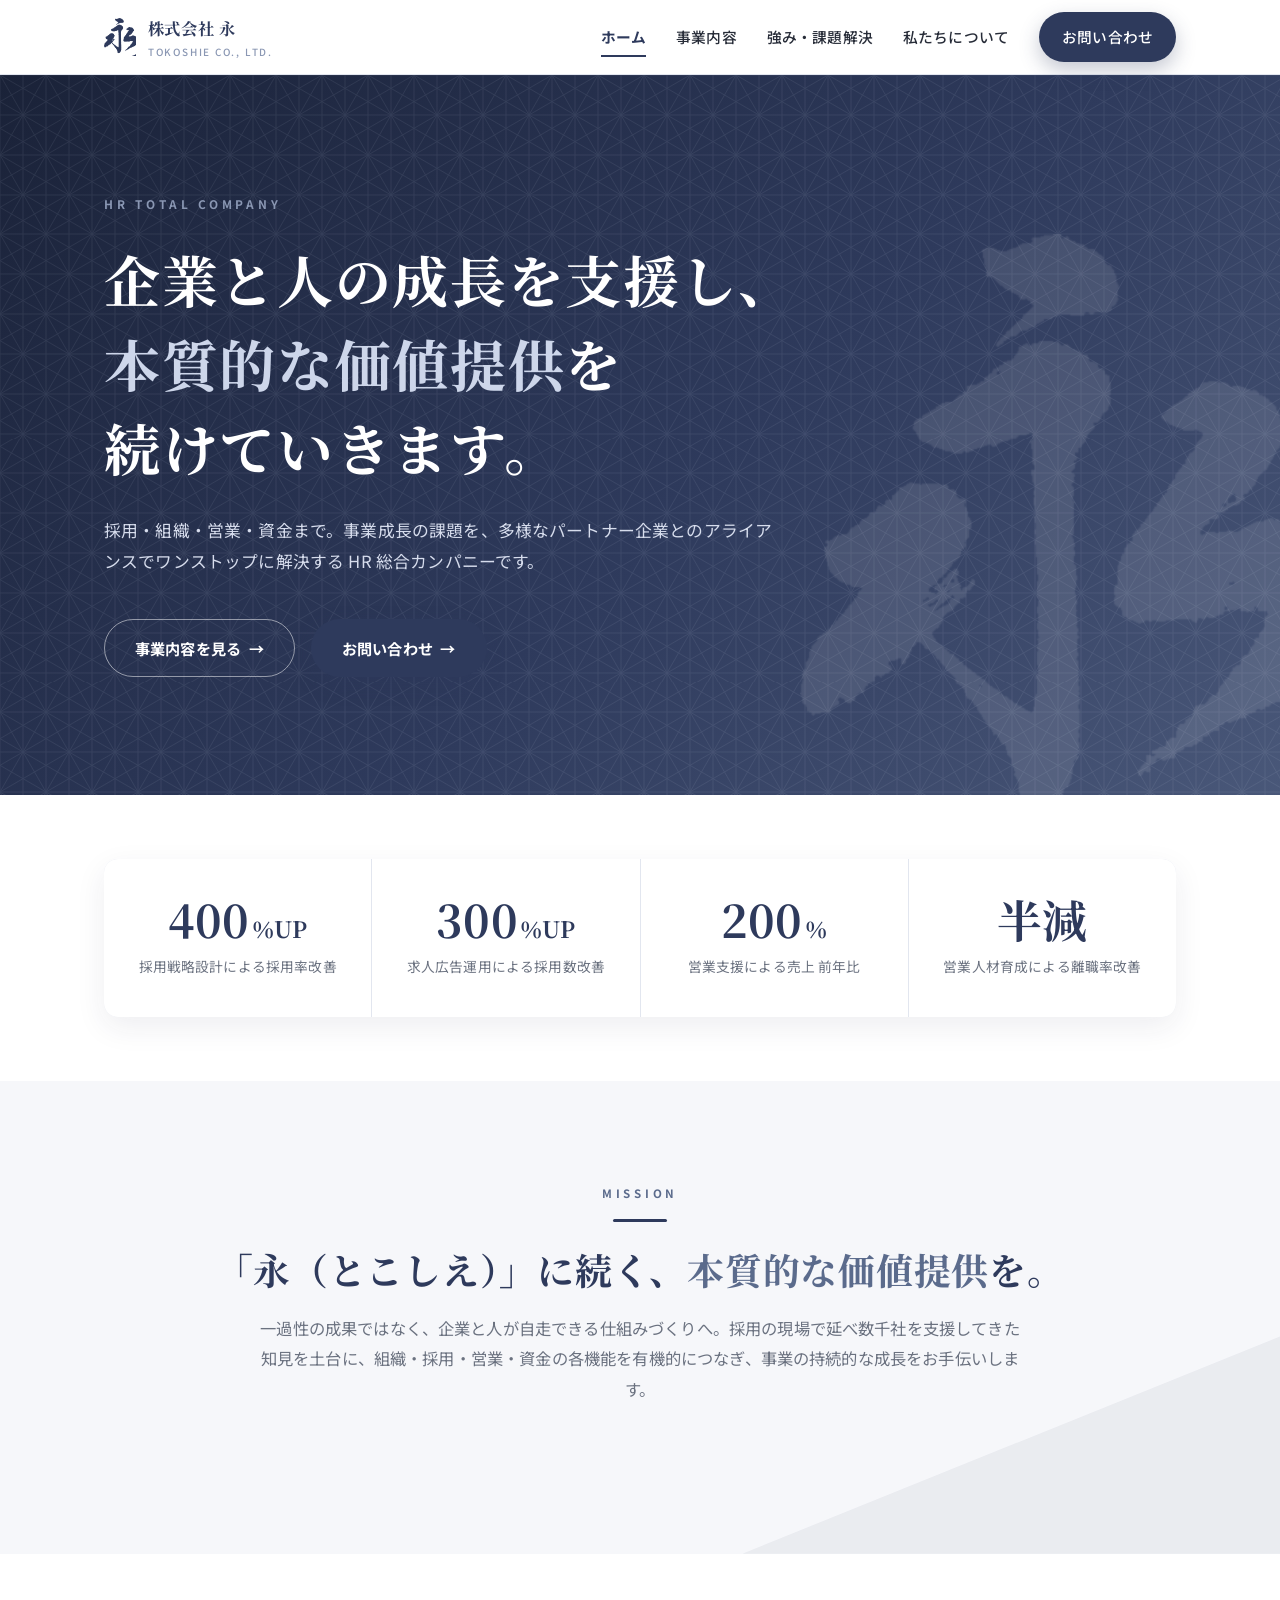
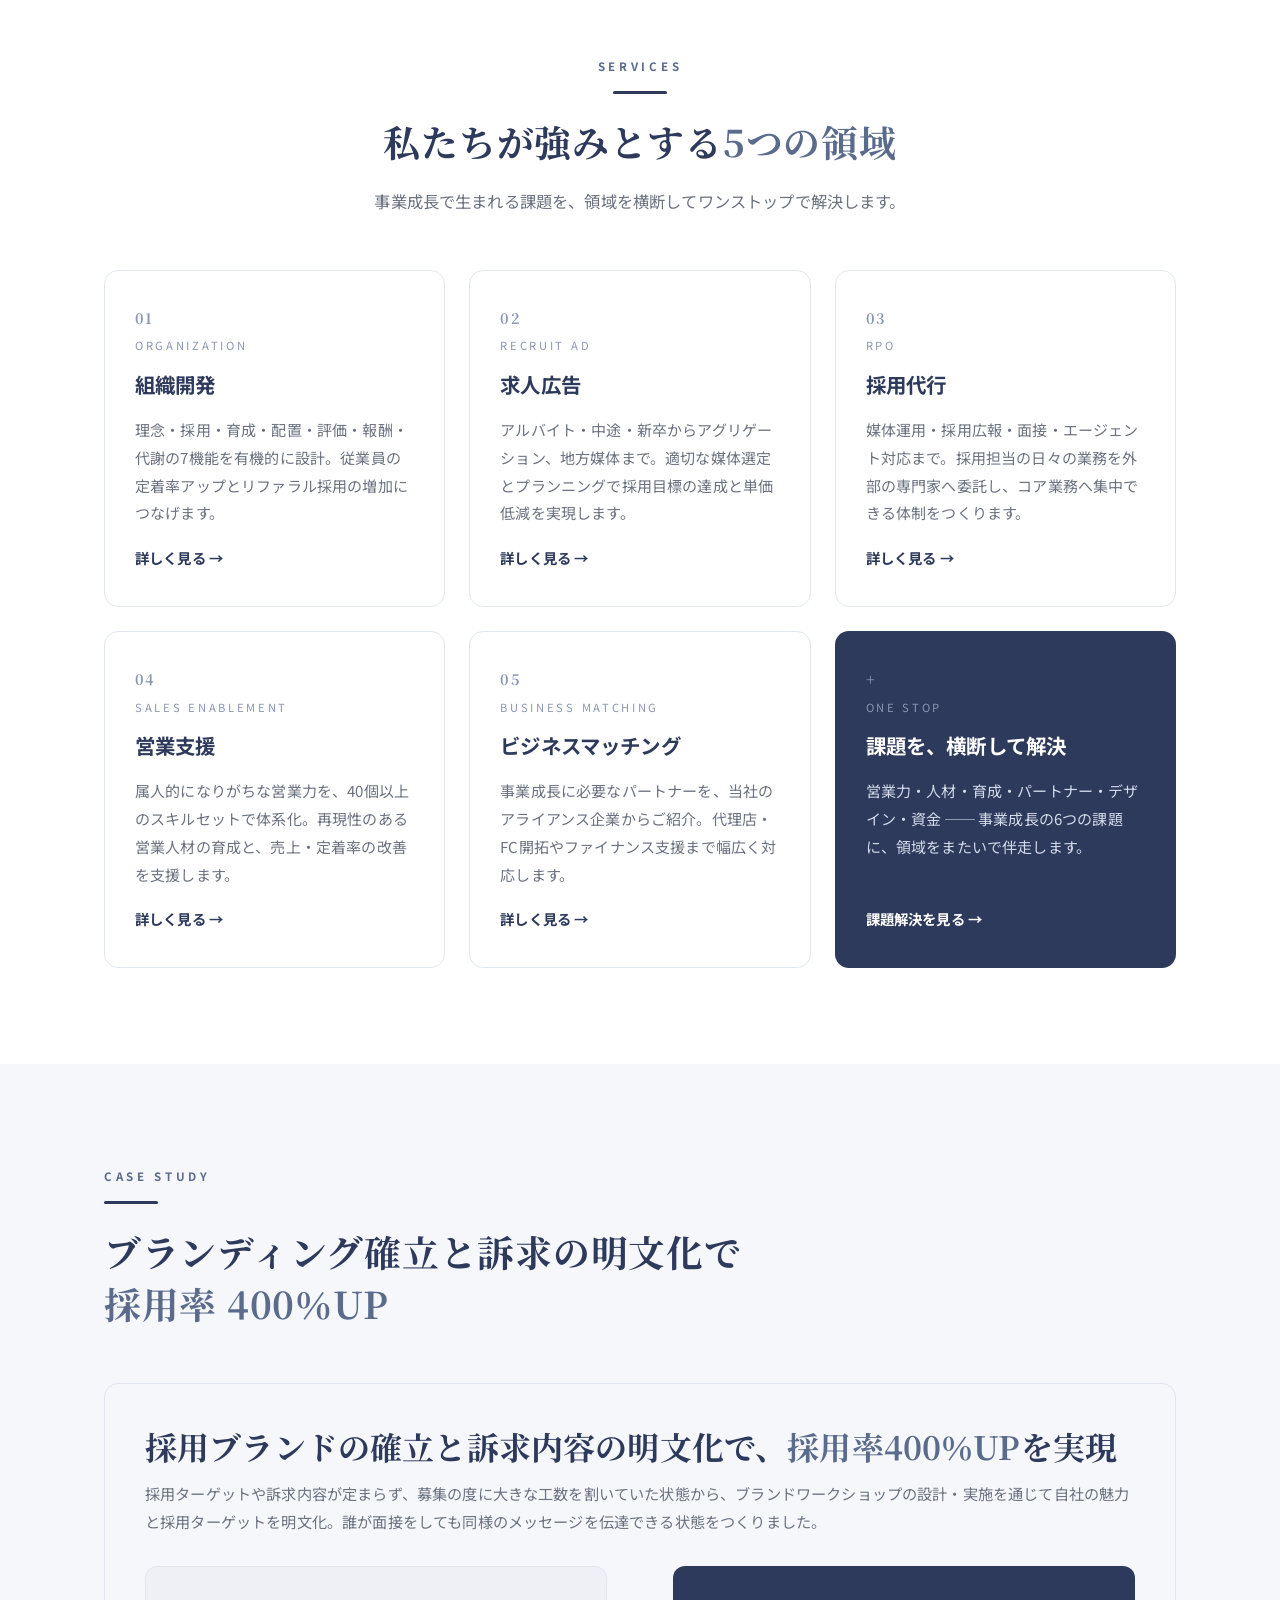
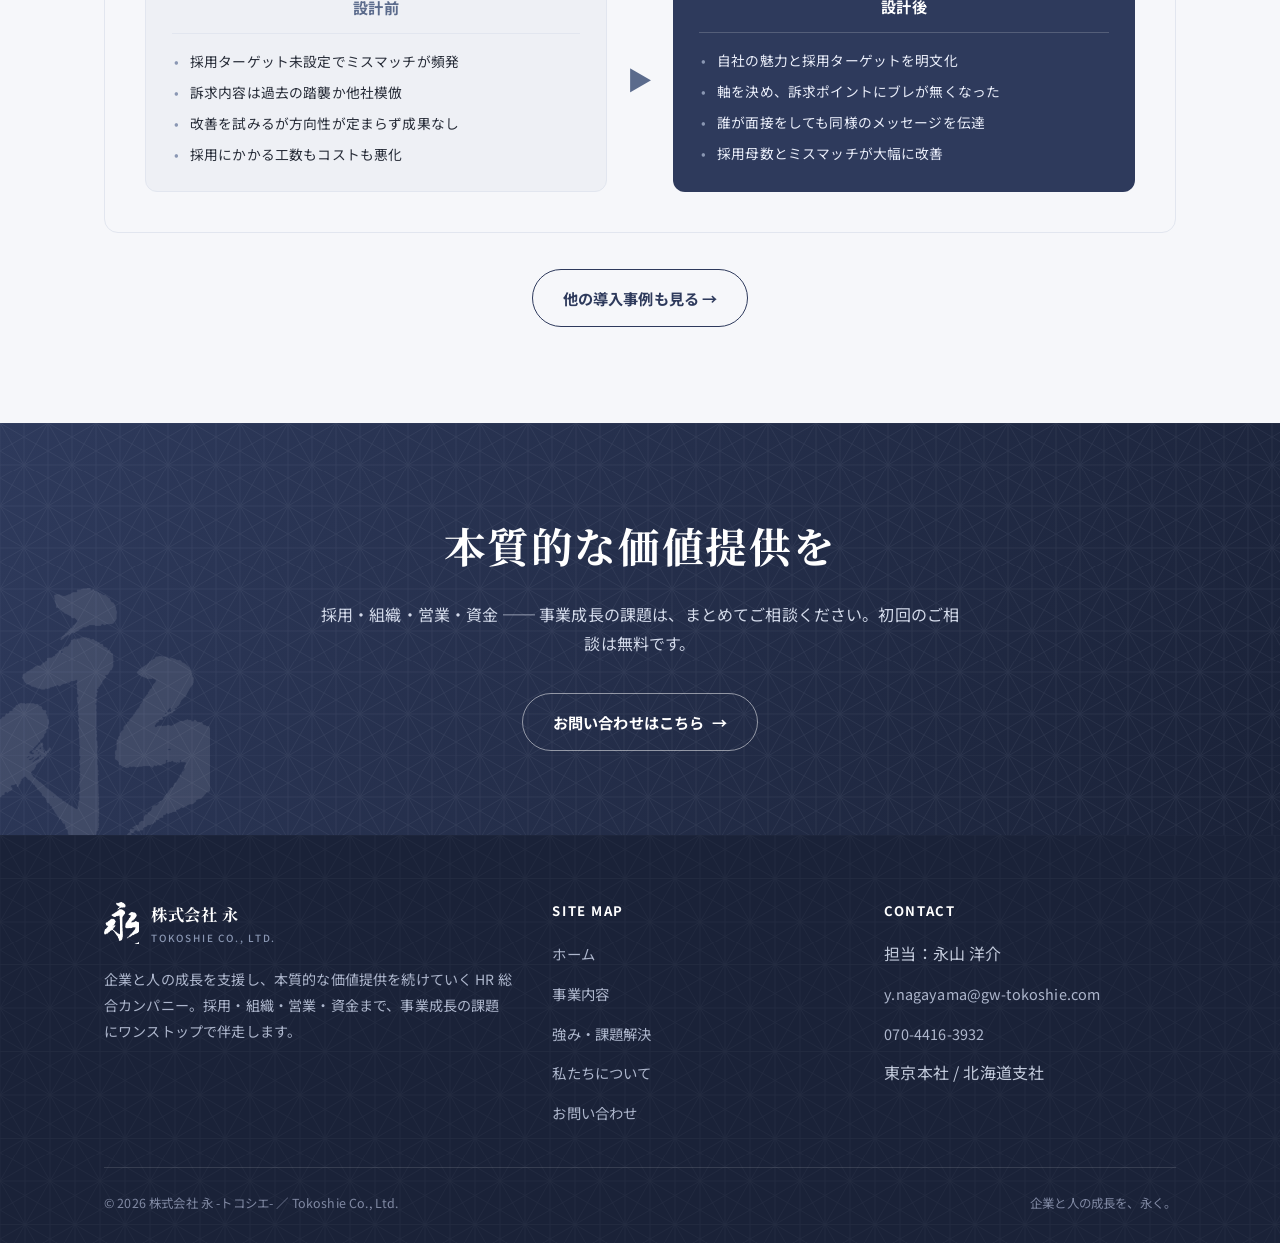
<file: index.html>
<!DOCTYPE html>
<html lang="ja">
<head>
<meta charset="UTF-8">
<meta name="viewport" content="width=device-width, initial-scale=1">
<title>株式会社 永 -トコシエ- ｜ 企業と人の成長を支援するHR総合カンパニー</title>
<meta name="description" content="株式会社 永 -トコシエ- は、組織開発・求人広告・採用代行・営業支援・ビジネスマッチングをワンストップで提供するHR総合カンパニーです。企業と人の成長を支援し、本質的な価値提供を続けます。">
<link rel="icon" href="images/favicon.png" type="image/png">
<link rel="preconnect" href="https://fonts.googleapis.com">
<link rel="preconnect" href="https://fonts.gstatic.com" crossorigin>
<link href="https://fonts.googleapis.com/css2?family=Noto+Sans+JP:wght@400;500;700&family=Noto+Serif+JP:wght@600;700&display=swap" rel="stylesheet">
<link rel="stylesheet" href="css/style.css?v=2">
</head>
<body>

<header class="site-header">
  <div class="wrap">
    <a class="brand" href="index.html">
      <img src="images/mark-navy.png" alt="永 トコシエ ロゴ">
      <span class="brand-name">株式会社 永 <small>TOKOSHIE CO., LTD.</small></span>
    </a>
    <nav class="nav" id="nav">
      <a href="index.html" aria-current="page">ホーム</a>
      <a href="services.html">事業内容</a>
      <a href="strengths.html">強み・課題解決</a>
      <a href="about.html">私たちについて</a>
      <a class="btn btn--primary" href="contact.html">お問い合わせ</a>
    </nav>
    <button class="nav-toggle" aria-label="メニューを開く" aria-controls="nav" aria-expanded="false">
      <span></span><span></span><span></span>
    </button>
  </div>
</header>

<!-- HERO -->
<section class="hero">
  <img class="hero__mark" src="images/mark-navy.png" alt="">
  <div class="wrap">
    <p class="hero__eyebrow">HR TOTAL COMPANY</p>
    <h1 class="hero__title">企業と人の成長を支援し、<br><em>本質的な価値提供</em>を<br>続けていきます。</h1>
    <p class="hero__sub">採用・組織・営業・資金まで。事業成長の課題を、多様なパートナー企業とのアライアンスでワンストップに解決する HR 総合カンパニーです。</p>
    <div class="hero__cta">
      <a class="btn btn--ghost" href="services.html">事業内容を見る <span class="arr">→</span></a>
      <a class="btn btn--primary" href="contact.html">お問い合わせ <span class="arr">→</span></a>
    </div>
  </div>
</section>

<!-- STATS -->
<section class="section section--tight">
  <div class="wrap">
    <div class="stats reveal">
      <div class="stat"><div class="stat__num">400<span>％UP</span></div><div class="stat__label">採用戦略設計による採用率改善</div></div>
      <div class="stat"><div class="stat__num">300<span>％UP</span></div><div class="stat__label">求人広告運用による採用数改善</div></div>
      <div class="stat"><div class="stat__num">200<span>％</span></div><div class="stat__label">営業支援による売上 前年比</div></div>
      <div class="stat"><div class="stat__num">半減</div><div class="stat__label">営業人材育成による離職率改善</div></div>
    </div>
  </div>
</section>

<!-- MISSION -->
<section class="section section--bg diagonal">
  <div class="wrap">
    <div class="section-head center reveal">
      <p class="eyebrow">MISSION</p>
      <div class="rule"></div>
      <h2 class="section-title">「永（とこしえ）」に続く、<span class="accent">本質的な価値提供</span>を。</h2>
      <p class="lead">一過性の成果ではなく、企業と人が自走できる仕組みづくりへ。採用の現場で延べ数千社を支援してきた知見を土台に、組織・採用・営業・資金の各機能を有機的につなぎ、事業の持続的な成長をお手伝いします。</p>
    </div>
  </div>
</section>

<!-- SERVICES -->
<section class="section">
  <div class="wrap">
    <div class="section-head center reveal">
      <p class="eyebrow">SERVICES</p>
      <div class="rule"></div>
      <h2 class="section-title">私たちが強みとする<span class="accent">5つの領域</span></h2>
      <p class="lead">事業成長で生まれる課題を、領域を横断してワンストップで解決します。</p>
    </div>
    <div class="svc-grid">
      <article class="svc-card reveal">
        <span class="num">01</span><span class="en">Organization</span>
        <h3>組織開発</h3>
        <p>理念・採用・育成・配置・評価・報酬・代謝の7機能を有機的に設計。従業員の定着率アップとリファラル採用の増加につなげます。</p>
        <a class="more" href="services.html#org">詳しく見る →</a>
      </article>
      <article class="svc-card reveal">
        <span class="num">02</span><span class="en">Recruit Ad</span>
        <h3>求人広告</h3>
        <p>アルバイト・中途・新卒からアグリゲーション、地方媒体まで。適切な媒体選定とプランニングで採用目標の達成と単価低減を実現します。</p>
        <a class="more" href="services.html#ad">詳しく見る →</a>
      </article>
      <article class="svc-card reveal">
        <span class="num">03</span><span class="en">RPO</span>
        <h3>採用代行</h3>
        <p>媒体運用・採用広報・面接・エージェント対応まで。採用担当の日々の業務を外部の専門家へ委託し、コア業務へ集中できる体制をつくります。</p>
        <a class="more" href="services.html#rpo">詳しく見る →</a>
      </article>
      <article class="svc-card reveal">
        <span class="num">04</span><span class="en">Sales Enablement</span>
        <h3>営業支援</h3>
        <p>属人的になりがちな営業力を、40個以上のスキルセットで体系化。再現性のある営業人材の育成と、売上・定着率の改善を支援します。</p>
        <a class="more" href="services.html#sales">詳しく見る →</a>
      </article>
      <article class="svc-card reveal">
        <span class="num">05</span><span class="en">Business Matching</span>
        <h3>ビジネスマッチング</h3>
        <p>事業成長に必要なパートナーを、当社のアライアンス企業からご紹介。代理店・FC開拓やファイナンス支援まで幅広く対応します。</p>
        <a class="more" href="services.html#match">詳しく見る →</a>
      </article>
      <article class="svc-card reveal" style="background:var(--navy);border-color:transparent;color:#fff">
        <span class="num" style="color:var(--slate-l)">+</span><span class="en" style="color:var(--slate-l)">One Stop</span>
        <h3 style="color:#fff">課題を、横断して解決</h3>
        <p style="color:#d3daea">営業力・人材・育成・パートナー・デザイン・資金 ── 事業成長の6つの課題に、領域をまたいで伴走します。</p>
        <a class="more" href="strengths.html" style="color:#fff">課題解決を見る →</a>
      </article>
    </div>
  </div>
</section>

<!-- CASE TEASER -->
<section class="section section--bg">
  <div class="wrap">
    <div class="section-head reveal">
      <p class="eyebrow">CASE STUDY</p>
      <div class="rule"></div>
      <h2 class="section-title">ブランディング確立と訴求の明文化で<br><span class="accent">採用率 400％UP</span></h2>
    </div>
    <div class="case reveal">
      <p class="case__kpi">採用ブランドの確立と訴求内容の明文化で、<b>採用率400％UP</b>を実現</p>
      <p class="case__desc">採用ターゲットや訴求内容が定まらず、募集の度に大きな工数を割いていた状態から、ブランドワークショップの設計・実施を通じて自社の魅力と採用ターゲットを明文化。誰が面接をしても同様のメッセージを伝達できる状態をつくりました。</p>
      <div class="ba">
        <div class="ba__col ba__before">
          <h4>設計前</h4>
          <ul>
            <li>採用ターゲット未設定でミスマッチが頻発</li>
            <li>訴求内容は過去の踏襲か他社模倣</li>
            <li>改善を試みるが方向性が定まらず成果なし</li>
            <li>採用にかかる工数もコストも悪化</li>
          </ul>
        </div>
        <div class="ba__arrow">▶</div>
        <div class="ba__col ba__after">
          <h4>設計後</h4>
          <ul>
            <li>自社の魅力と採用ターゲットを明文化</li>
            <li>軸を決め、訴求ポイントにブレが無くなった</li>
            <li>誰が面接をしても同様のメッセージを伝達</li>
            <li>採用母数とミスマッチが大幅に改善</li>
          </ul>
        </div>
      </div>
    </div>
    <p class="center reveal" style="margin-top:36px"><a class="btn btn--outline" href="services.html">他の導入事例も見る →</a></p>
  </div>
</section>

<!-- CTA -->
<section class="cta-band">
  <img class="cta-band__mark" src="images/mark-navy.png" alt="">
  <h2>本質的な価値提供を</h2>
  <p>採用・組織・営業・資金 ── 事業成長の課題は、まとめてご相談ください。初回のご相談は無料です。</p>
  <a class="btn btn--ghost" href="contact.html">お問い合わせはこちら <span class="arr">→</span></a>
</section>

<footer class="site-footer">
  <div class="wrap">
    <div class="footer-grid">
      <div>
        <a class="brand" href="index.html">
          <img src="images/mark-navy.png" alt="永 トコシエ">
          <span class="brand-name">株式会社 永 <small>TOKOSHIE CO., LTD.</small></span>
        </a>
        <p class="footer-about">企業と人の成長を支援し、本質的な価値提供を続けていく HR 総合カンパニー。採用・組織・営業・資金まで、事業成長の課題にワンストップで伴走します。</p>
      </div>
      <div class="footer-col">
        <h4>SITE MAP</h4>
        <ul>
          <li><a href="index.html">ホーム</a></li>
          <li><a href="services.html">事業内容</a></li>
          <li><a href="strengths.html">強み・課題解決</a></li>
          <li><a href="about.html">私たちについて</a></li>
          <li><a href="contact.html">お問い合わせ</a></li>
        </ul>
      </div>
      <div class="footer-col">
        <h4>CONTACT</h4>
        <ul>
          <li>担当：永山 洋介</li>
          <li><a href="mailto:y.nagayama@gw-tokoshie.com">y.nagayama@gw-tokoshie.com</a></li>
          <li><a href="tel:07044163932">070-4416-3932</a></li>
          <li>東京本社 / 北海道支社</li>
        </ul>
      </div>
    </div>
    <div class="footer-meta">
      <span>&copy; <span id="year">2026</span> 株式会社 永 -トコシエ- ／ Tokoshie Co., Ltd.</span>
      <span>企業と人の成長を、永く。</span>
    </div>
  </div>
</footer>

<script src="js/main.js"></script>
</body>
</html>
</file>
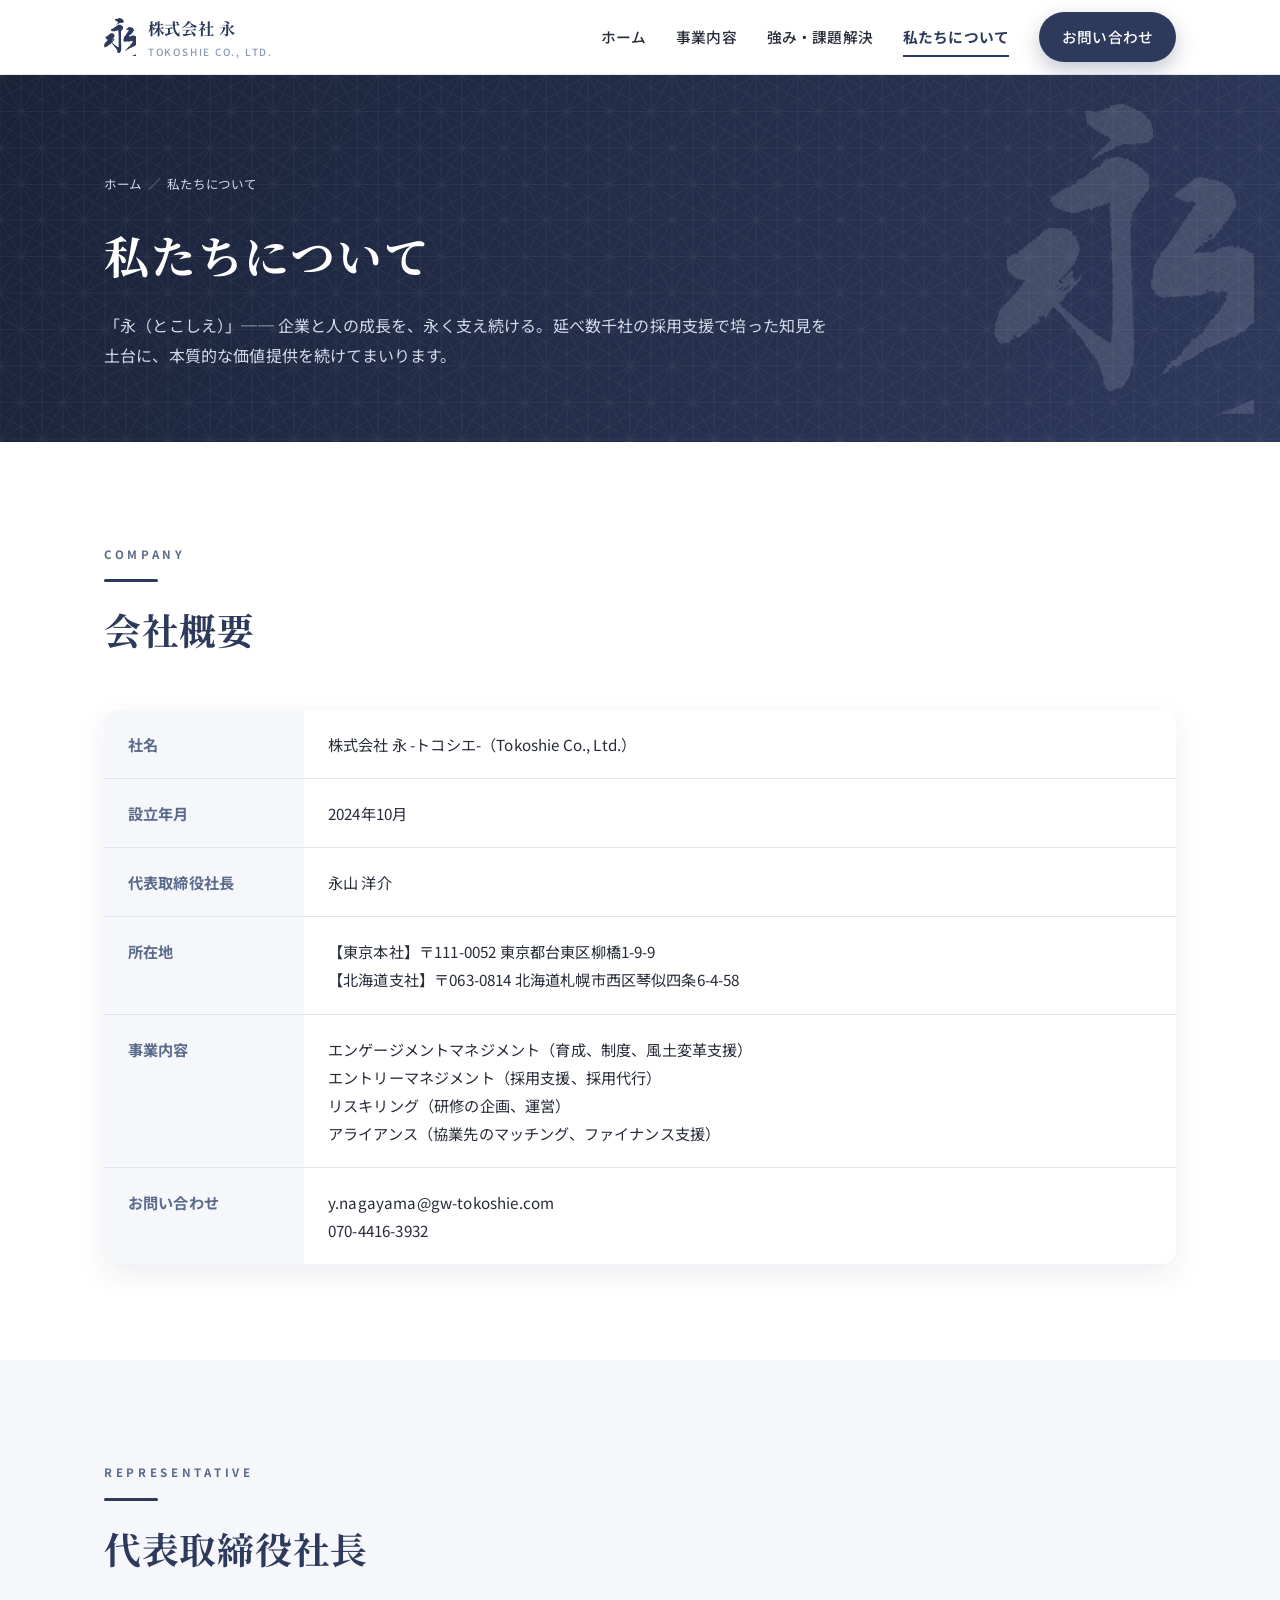
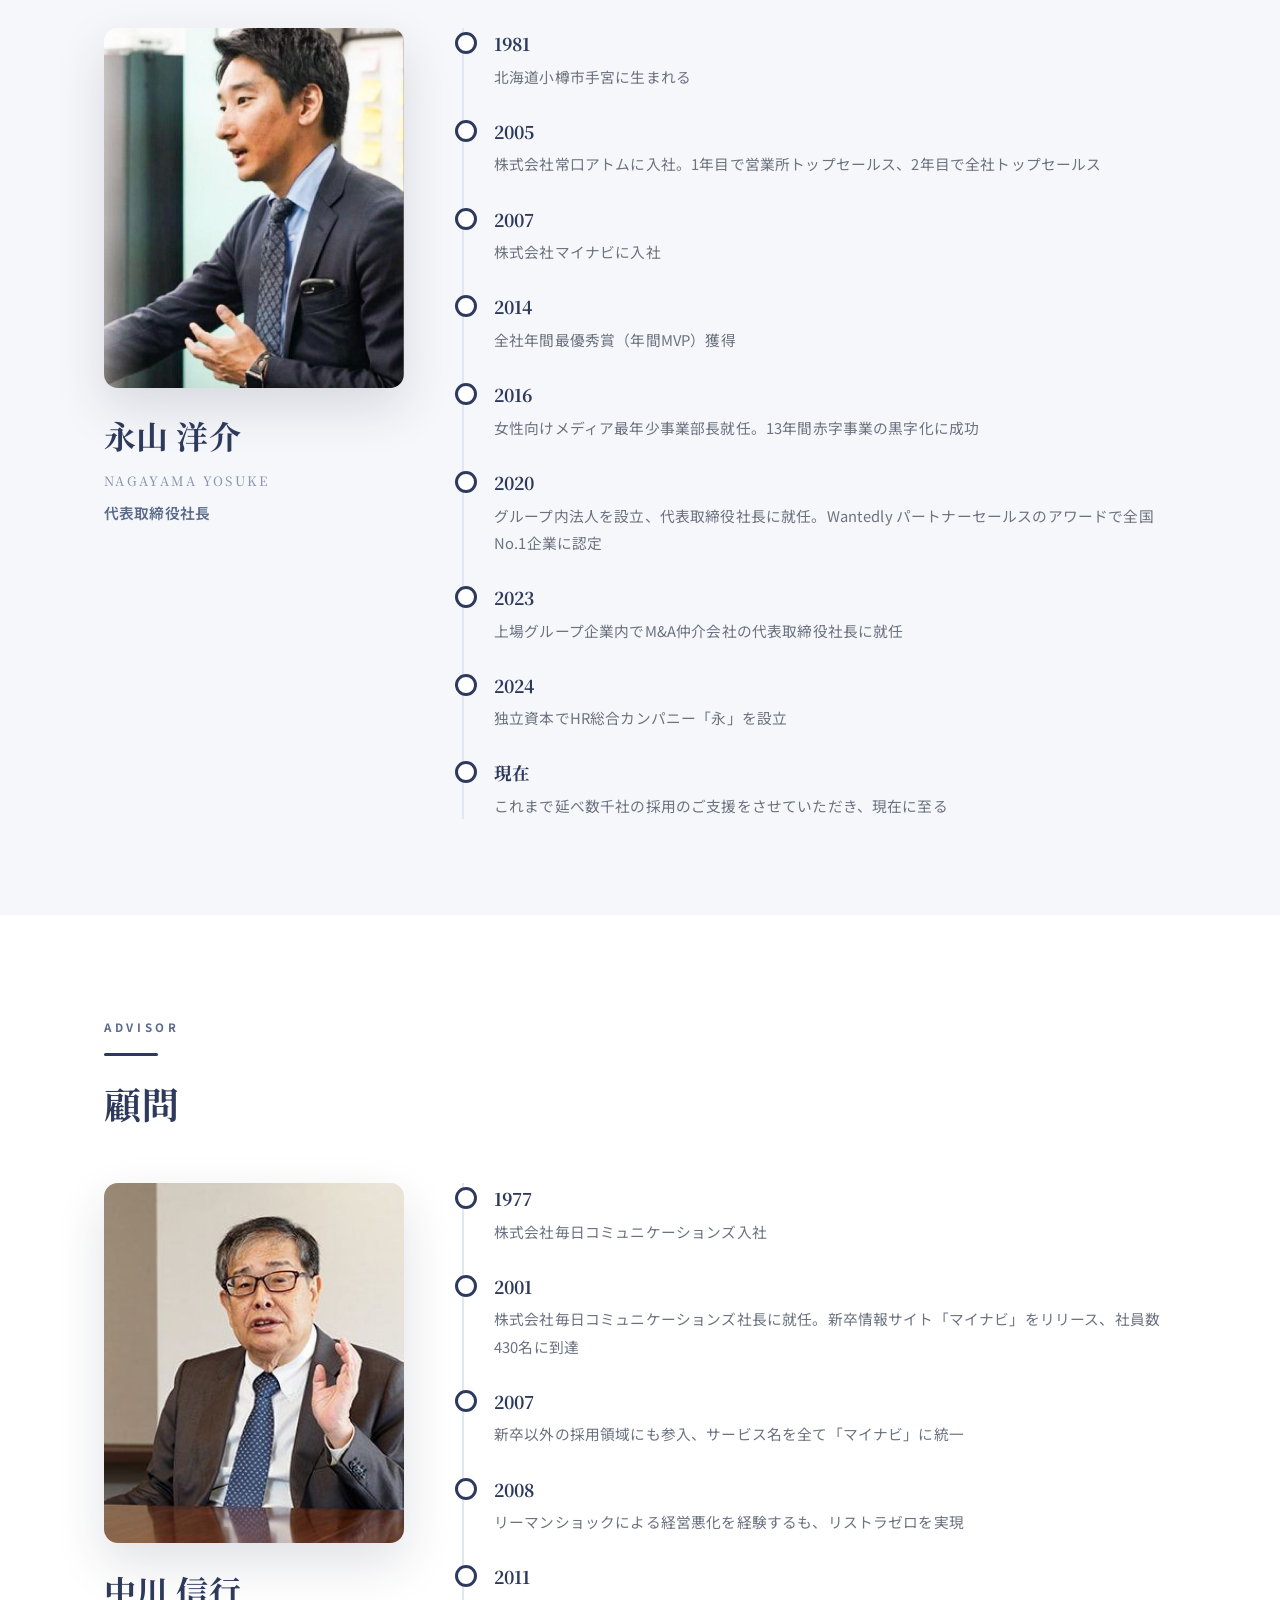
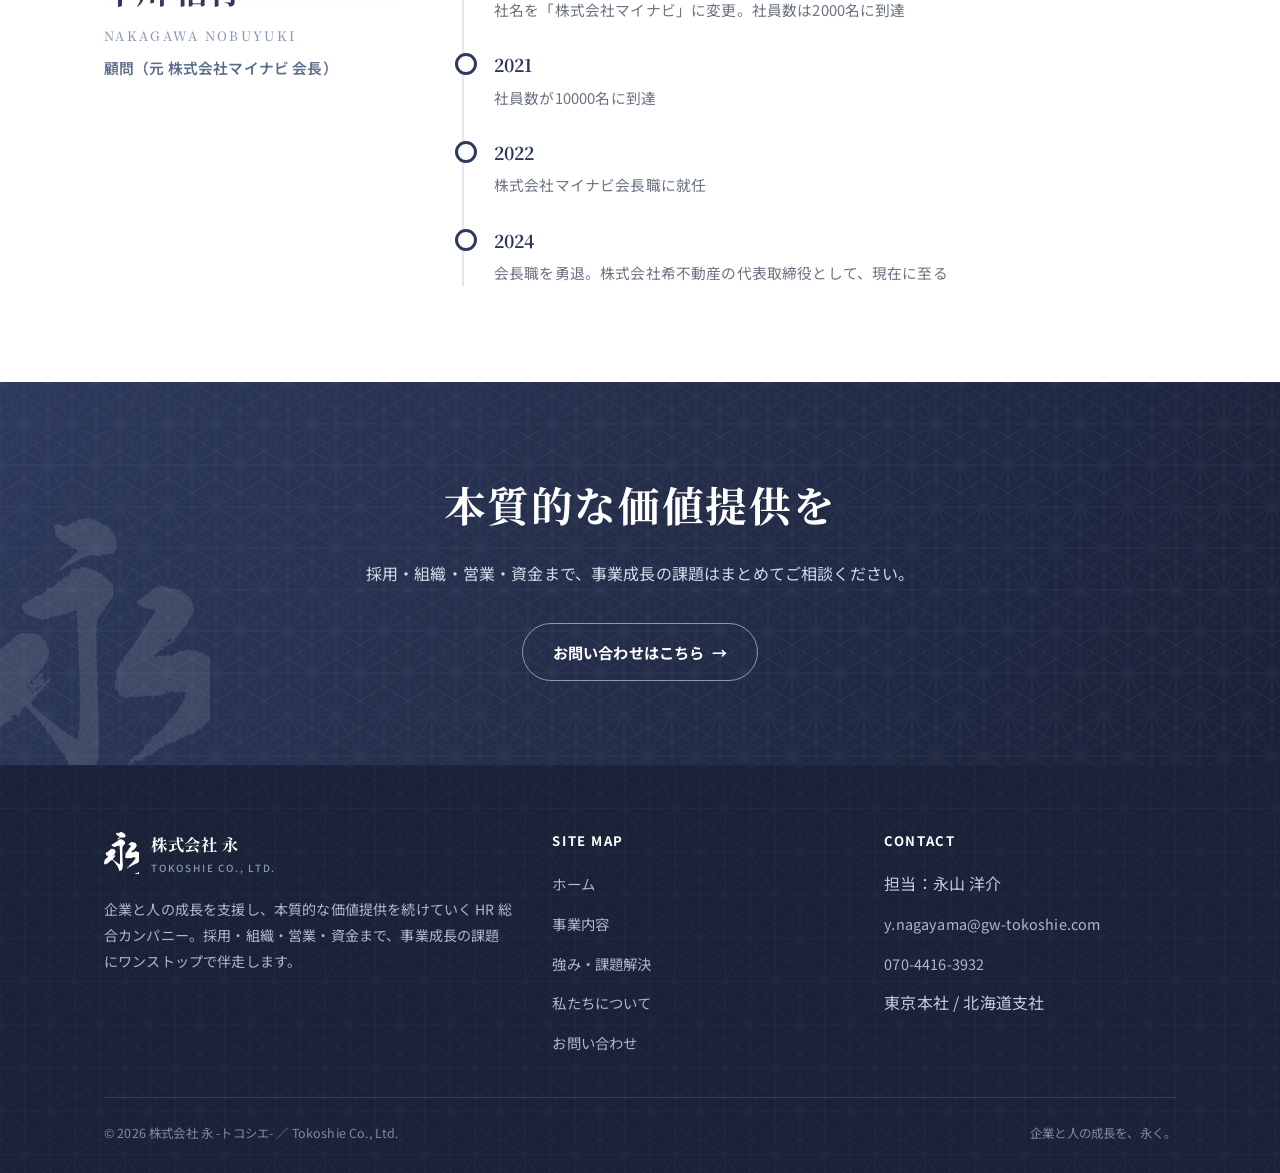
<file: about.html>
<!DOCTYPE html>
<html lang="ja">
<head>
<meta charset="UTF-8">
<meta name="viewport" content="width=device-width, initial-scale=1">
<title>私たちについて ｜ 株式会社 永 -トコシエ-</title>
<meta name="description" content="株式会社 永 -トコシエ- の会社概要、代表取締役社長 永山洋介、顧問 中川信行のご紹介。延べ数千社の採用支援の知見を土台に、企業と人の成長を支援します。">
<link rel="icon" href="images/favicon.png" type="image/png">
<link rel="preconnect" href="https://fonts.googleapis.com">
<link rel="preconnect" href="https://fonts.gstatic.com" crossorigin>
<link href="https://fonts.googleapis.com/css2?family=Noto+Sans+JP:wght@400;500;700&family=Noto+Serif+JP:wght@600;700&display=swap" rel="stylesheet">
<link rel="stylesheet" href="css/style.css?v=2">
</head>
<body>

<header class="site-header">
  <div class="wrap">
    <a class="brand" href="index.html">
      <img src="images/mark-navy.png" alt="永 トコシエ ロゴ">
      <span class="brand-name">株式会社 永 <small>TOKOSHIE CO., LTD.</small></span>
    </a>
    <nav class="nav" id="nav">
      <a href="index.html">ホーム</a>
      <a href="services.html">事業内容</a>
      <a href="strengths.html">強み・課題解決</a>
      <a href="about.html" aria-current="page">私たちについて</a>
      <a class="btn btn--primary" href="contact.html">お問い合わせ</a>
    </nav>
    <button class="nav-toggle" aria-label="メニューを開く" aria-controls="nav" aria-expanded="false">
      <span></span><span></span><span></span>
    </button>
  </div>
</header>

<section class="page-hero">
  <img class="page-hero__mark" src="images/mark-navy.png" alt="">
  <div class="wrap">
    <p class="crumbs"><a href="index.html">ホーム</a><span>／</span>私たちについて</p>
    <h1>私たちについて</h1>
    <p>「永（とこしえ）」── 企業と人の成長を、永く支え続ける。延べ数千社の採用支援で培った知見を土台に、本質的な価値提供を続けてまいります。</p>
  </div>
</section>

<!-- COMPANY INFO -->
<section class="section">
  <div class="wrap">
    <div class="section-head reveal">
      <p class="eyebrow">COMPANY</p>
      <div class="rule"></div>
      <h2 class="section-title">会社概要</h2>
    </div>
    <table class="info-table reveal">
      <tr><th>社名</th><td>株式会社 永 -トコシエ-（Tokoshie Co., Ltd.）</td></tr>
      <tr><th>設立年月</th><td>2024年10月</td></tr>
      <tr><th>代表取締役社長</th><td>永山 洋介</td></tr>
      <tr><th>所在地</th><td>
        【東京本社】〒111-0052 東京都台東区柳橋1-9-9<br>
        【北海道支社】〒063-0814 北海道札幌市西区琴似四条6-4-58
      </td></tr>
      <tr><th>事業内容</th><td>
        エンゲージメントマネジメント（育成、制度、風土変革支援）<br>
        エントリーマネジメント（採用支援、採用代行）<br>
        リスキリング（研修の企画、運営）<br>
        アライアンス（協業先のマッチング、ファイナンス支援）
      </td></tr>
      <tr><th>お問い合わせ</th><td>
        <a href="mailto:y.nagayama@gw-tokoshie.com">y.nagayama@gw-tokoshie.com</a><br>
        <a href="tel:07044163932">070-4416-3932</a>
      </td></tr>
    </table>
  </div>
</section>

<!-- REPRESENTATIVE -->
<section class="section section--bg">
  <div class="wrap">
    <div class="section-head reveal">
      <p class="eyebrow">REPRESENTATIVE</p>
      <div class="rule"></div>
      <h2 class="section-title">代表取締役社長</h2>
    </div>
    <div class="profile reveal">
      <div>
        <div class="profile__photo"><img src="images/nagayama.jpg" alt="代表取締役社長 永山 洋介"></div>
        <p class="profile__name">永山 洋介<small>NAGAYAMA YOSUKE</small></p>
        <p class="profile__role">代表取締役社長</p>
      </div>
      <ul class="timeline">
        <li><div class="yr">1981</div><div class="ev">北海道小樽市手宮に生まれる</div></li>
        <li><div class="yr">2005</div><div class="ev">株式会社常口アトムに入社。1年目で営業所トップセールス、2年目で全社トップセールス</div></li>
        <li><div class="yr">2007</div><div class="ev">株式会社マイナビに入社</div></li>
        <li><div class="yr">2014</div><div class="ev">全社年間最優秀賞（年間MVP）獲得</div></li>
        <li><div class="yr">2016</div><div class="ev">女性向けメディア最年少事業部長就任。13年間赤字事業の黒字化に成功</div></li>
        <li><div class="yr">2020</div><div class="ev">グループ内法人を設立、代表取締役社長に就任。Wantedly パートナーセールスのアワードで全国No.1企業に認定</div></li>
        <li><div class="yr">2023</div><div class="ev">上場グループ企業内でM&A仲介会社の代表取締役社長に就任</div></li>
        <li><div class="yr">2024</div><div class="ev">独立資本でHR総合カンパニー「永」を設立</div></li>
        <li><div class="yr">現在</div><div class="ev">これまで延べ数千社の採用のご支援をさせていただき、現在に至る</div></li>
      </ul>
    </div>
  </div>
</section>

<!-- ADVISOR -->
<section class="section">
  <div class="wrap">
    <div class="section-head reveal">
      <p class="eyebrow">ADVISOR</p>
      <div class="rule"></div>
      <h2 class="section-title">顧問</h2>
    </div>
    <div class="profile reveal">
      <div>
        <div class="profile__photo"><img src="images/nakagawa.jpg" alt="顧問 中川 信行"></div>
        <p class="profile__name">中川 信行<small>NAKAGAWA NOBUYUKI</small></p>
        <p class="profile__role">顧問（元 株式会社マイナビ 会長）</p>
      </div>
      <ul class="timeline">
        <li><div class="yr">1977</div><div class="ev">株式会社毎日コミュニケーションズ入社</div></li>
        <li><div class="yr">2001</div><div class="ev">株式会社毎日コミュニケーションズ社長に就任。新卒情報サイト「マイナビ」をリリース、社員数430名に到達</div></li>
        <li><div class="yr">2007</div><div class="ev">新卒以外の採用領域にも参入、サービス名を全て「マイナビ」に統一</div></li>
        <li><div class="yr">2008</div><div class="ev">リーマンショックによる経営悪化を経験するも、リストラゼロを実現</div></li>
        <li><div class="yr">2011</div><div class="ev">社名を「株式会社マイナビ」に変更。社員数は2000名に到達</div></li>
        <li><div class="yr">2021</div><div class="ev">社員数が10000名に到達</div></li>
        <li><div class="yr">2022</div><div class="ev">株式会社マイナビ会長職に就任</div></li>
        <li><div class="yr">2024</div><div class="ev">会長職を勇退。株式会社希不動産の代表取締役として、現在に至る</div></li>
      </ul>
    </div>
  </div>
</section>

<section class="cta-band">
  <img class="cta-band__mark" src="images/mark-navy.png" alt="">
  <h2>本質的な価値提供を</h2>
  <p>採用・組織・営業・資金まで、事業成長の課題はまとめてご相談ください。</p>
  <a class="btn btn--ghost" href="contact.html">お問い合わせはこちら <span class="arr">→</span></a>
</section>

<footer class="site-footer">
  <div class="wrap">
    <div class="footer-grid">
      <div>
        <a class="brand" href="index.html">
          <img src="images/mark-navy.png" alt="永 トコシエ">
          <span class="brand-name">株式会社 永 <small>TOKOSHIE CO., LTD.</small></span>
        </a>
        <p class="footer-about">企業と人の成長を支援し、本質的な価値提供を続けていく HR 総合カンパニー。採用・組織・営業・資金まで、事業成長の課題にワンストップで伴走します。</p>
      </div>
      <div class="footer-col">
        <h4>SITE MAP</h4>
        <ul>
          <li><a href="index.html">ホーム</a></li>
          <li><a href="services.html">事業内容</a></li>
          <li><a href="strengths.html">強み・課題解決</a></li>
          <li><a href="about.html">私たちについて</a></li>
          <li><a href="contact.html">お問い合わせ</a></li>
        </ul>
      </div>
      <div class="footer-col">
        <h4>CONTACT</h4>
        <ul>
          <li>担当：永山 洋介</li>
          <li><a href="mailto:y.nagayama@gw-tokoshie.com">y.nagayama@gw-tokoshie.com</a></li>
          <li><a href="tel:07044163932">070-4416-3932</a></li>
          <li>東京本社 / 北海道支社</li>
        </ul>
      </div>
    </div>
    <div class="footer-meta">
      <span>&copy; <span id="year">2026</span> 株式会社 永 -トコシエ- ／ Tokoshie Co., Ltd.</span>
      <span>企業と人の成長を、永く。</span>
    </div>
  </div>
</footer>

<script src="js/main.js"></script>
</body>
</html>
</file>
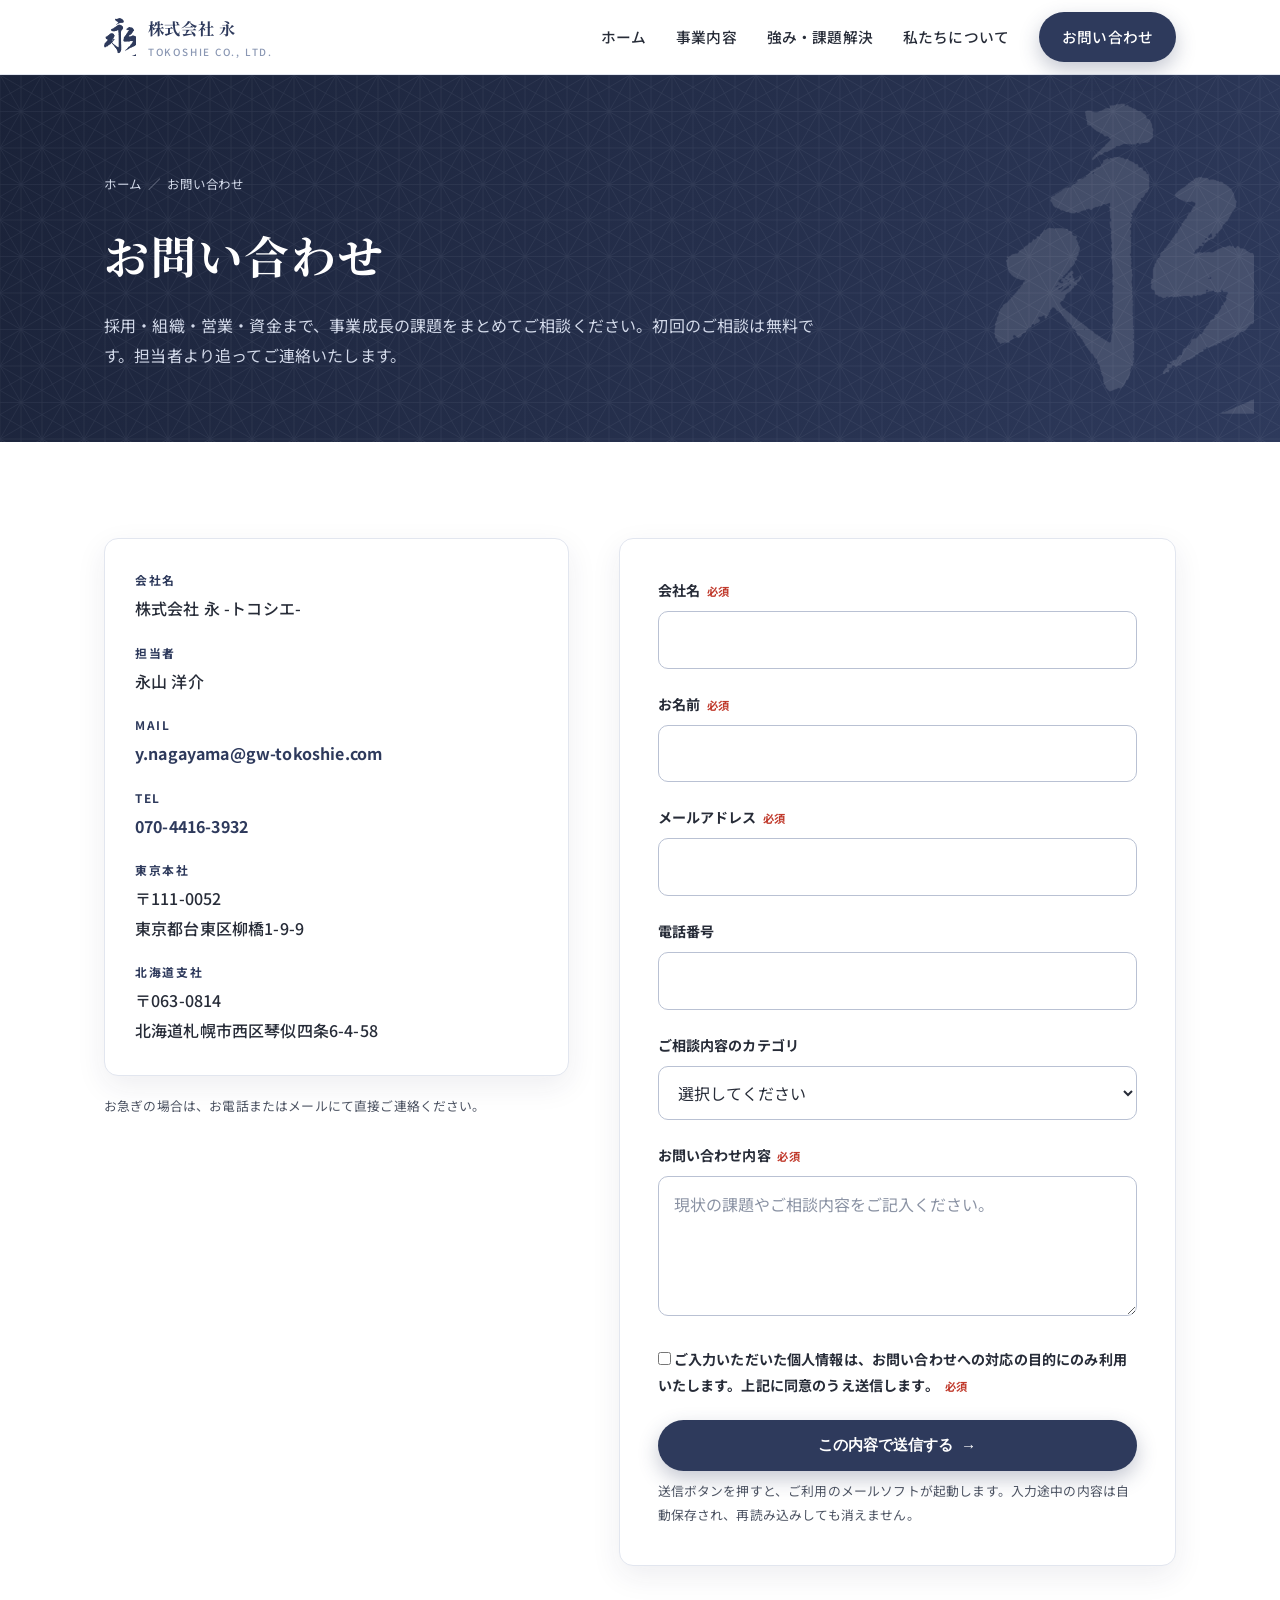
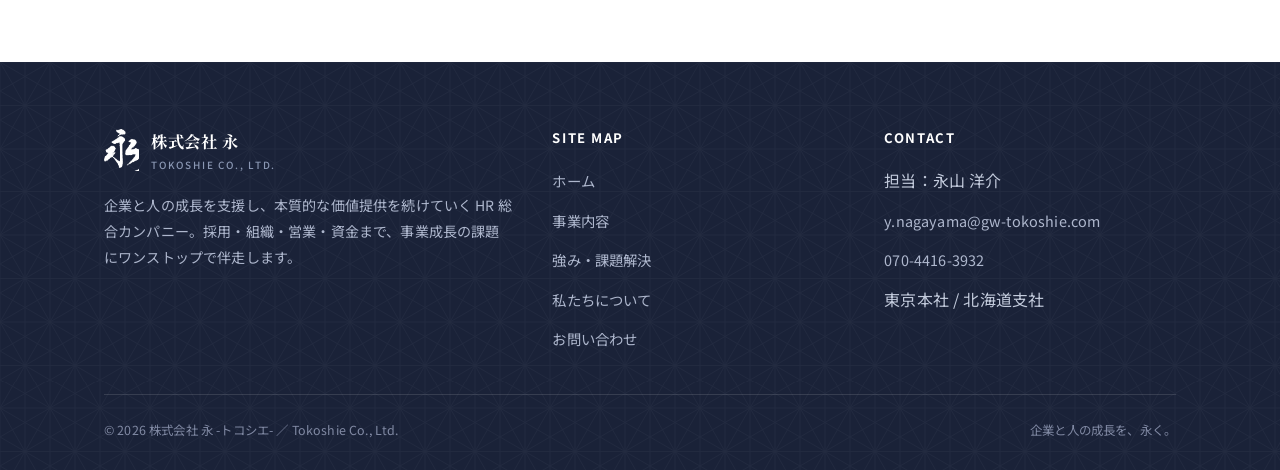
<file: contact.html>
<!DOCTYPE html>
<html lang="ja">
<head>
<meta charset="UTF-8">
<meta name="viewport" content="width=device-width, initial-scale=1">
<title>お問い合わせ ｜ 株式会社 永 -トコシエ-</title>
<meta name="description" content="株式会社 永 -トコシエ- へのお問い合わせはこちら。採用・組織・営業・資金まで、事業成長の課題をワンストップでご相談いただけます。">
<link rel="icon" href="images/favicon.png" type="image/png">
<link rel="preconnect" href="https://fonts.googleapis.com">
<link rel="preconnect" href="https://fonts.gstatic.com" crossorigin>
<link href="https://fonts.googleapis.com/css2?family=Noto+Sans+JP:wght@400;500;700&family=Noto+Serif+JP:wght@600;700&display=swap" rel="stylesheet">
<link rel="stylesheet" href="css/style.css?v=2">
</head>
<body>

<header class="site-header">
  <div class="wrap">
    <a class="brand" href="index.html">
      <img src="images/mark-navy.png" alt="永 トコシエ ロゴ">
      <span class="brand-name">株式会社 永 <small>TOKOSHIE CO., LTD.</small></span>
    </a>
    <nav class="nav" id="nav">
      <a href="index.html">ホーム</a>
      <a href="services.html">事業内容</a>
      <a href="strengths.html">強み・課題解決</a>
      <a href="about.html">私たちについて</a>
      <a class="btn btn--primary" href="contact.html" aria-current="page">お問い合わせ</a>
    </nav>
    <button class="nav-toggle" aria-label="メニューを開く" aria-controls="nav" aria-expanded="false">
      <span></span><span></span><span></span>
    </button>
  </div>
</header>

<section class="page-hero">
  <img class="page-hero__mark" src="images/mark-navy.png" alt="">
  <div class="wrap">
    <p class="crumbs"><a href="index.html">ホーム</a><span>／</span>お問い合わせ</p>
    <h1>お問い合わせ</h1>
    <p>採用・組織・営業・資金まで、事業成長の課題をまとめてご相談ください。初回のご相談は無料です。担当者より追ってご連絡いたします。</p>
  </div>
</section>

<section class="section">
  <div class="wrap">
    <div class="contact-grid">

      <!-- 左：連絡先 -->
      <div class="contact-info reveal">
        <div class="card">
          <dl>
            <div><dt>会社名</dt><dd>株式会社 永 -トコシエ-</dd></div>
            <div><dt>担当者</dt><dd>永山 洋介</dd></div>
            <div><dt>Mail</dt><dd><a href="mailto:y.nagayama@gw-tokoshie.com">y.nagayama@gw-tokoshie.com</a></dd></div>
            <div><dt>Tel</dt><dd><a href="tel:07044163932">070-4416-3932</a></dd></div>
            <div><dt>東京本社</dt><dd>〒111-0052<br>東京都台東区柳橋1-9-9</dd></div>
            <div><dt>北海道支社</dt><dd>〒063-0814<br>北海道札幌市西区琴似四条6-4-58</dd></div>
          </dl>
        </div>
        <p class="form__note" style="margin-top:18px">お急ぎの場合は、お電話またはメールにて直接ご連絡ください。</p>
      </div>

      <!-- 右：フォーム -->
      <div class="reveal">
        <form class="form" id="contact-form" novalidate>
          <div class="form__status" id="form-status" role="status" aria-live="polite"></div>

          <div class="field">
            <label for="company">会社名 <span class="req">必須</span></label>
            <input type="text" id="company" name="company" autocomplete="organization" required>
            <span class="err">会社名をご入力ください。</span>
          </div>

          <div class="field">
            <label for="name">お名前 <span class="req">必須</span></label>
            <input type="text" id="name" name="name" autocomplete="name" required>
            <span class="err">お名前をご入力ください。</span>
          </div>

          <div class="field">
            <label for="email">メールアドレス <span class="req">必須</span></label>
            <input type="email" id="email" name="email" autocomplete="email" required>
            <span class="err">正しいメールアドレスをご入力ください。</span>
          </div>

          <div class="field">
            <label for="tel">電話番号</label>
            <input type="tel" id="tel" name="tel" autocomplete="tel">
            <span class="err">正しい電話番号をご入力ください。</span>
          </div>

          <div class="field">
            <label for="topic">ご相談内容のカテゴリ</label>
            <select id="topic" name="topic">
              <option value="">選択してください</option>
              <option>組織開発・組織コンサル</option>
              <option>求人広告</option>
              <option>採用代行</option>
              <option>営業支援</option>
              <option>ビジネスマッチング・アライアンス</option>
              <option>ファイナンス支援</option>
              <option>その他・複数領域</option>
            </select>
          </div>

          <div class="field">
            <label for="message">お問い合わせ内容 <span class="req">必須</span></label>
            <textarea id="message" name="message" placeholder="現状の課題やご相談内容をご記入ください。" required></textarea>
            <span class="err">お問い合わせ内容をご入力ください。</span>
          </div>

          <div class="field">
            <label class="privacy">
              <input type="checkbox" name="privacy" required>
              <span>ご入力いただいた個人情報は、お問い合わせへの対応の目的にのみ利用いたします。上記に同意のうえ送信します。 <span class="req">必須</span></span>
            </label>
            <span class="err">送信には同意が必要です。</span>
          </div>

          <button type="submit" class="btn btn--primary">この内容で送信する <span class="arr">→</span></button>
          <p class="form__note">送信ボタンを押すと、ご利用のメールソフトが起動します。入力途中の内容は自動保存され、再読み込みしても消えません。</p>
        </form>
      </div>

    </div>
  </div>
</section>

<footer class="site-footer">
  <div class="wrap">
    <div class="footer-grid">
      <div>
        <a class="brand" href="index.html">
          <img src="images/mark-navy.png" alt="永 トコシエ">
          <span class="brand-name">株式会社 永 <small>TOKOSHIE CO., LTD.</small></span>
        </a>
        <p class="footer-about">企業と人の成長を支援し、本質的な価値提供を続けていく HR 総合カンパニー。採用・組織・営業・資金まで、事業成長の課題にワンストップで伴走します。</p>
      </div>
      <div class="footer-col">
        <h4>SITE MAP</h4>
        <ul>
          <li><a href="index.html">ホーム</a></li>
          <li><a href="services.html">事業内容</a></li>
          <li><a href="strengths.html">強み・課題解決</a></li>
          <li><a href="about.html">私たちについて</a></li>
          <li><a href="contact.html">お問い合わせ</a></li>
        </ul>
      </div>
      <div class="footer-col">
        <h4>CONTACT</h4>
        <ul>
          <li>担当：永山 洋介</li>
          <li><a href="mailto:y.nagayama@gw-tokoshie.com">y.nagayama@gw-tokoshie.com</a></li>
          <li><a href="tel:07044163932">070-4416-3932</a></li>
          <li>東京本社 / 北海道支社</li>
        </ul>
      </div>
    </div>
    <div class="footer-meta">
      <span>&copy; <span id="year">2026</span> 株式会社 永 -トコシエ- ／ Tokoshie Co., Ltd.</span>
      <span>企業と人の成長を、永く。</span>
    </div>
  </div>
</footer>

<script src="js/main.js"></script>
<script src="js/contact.js"></script>
</body>
</html>
</file>
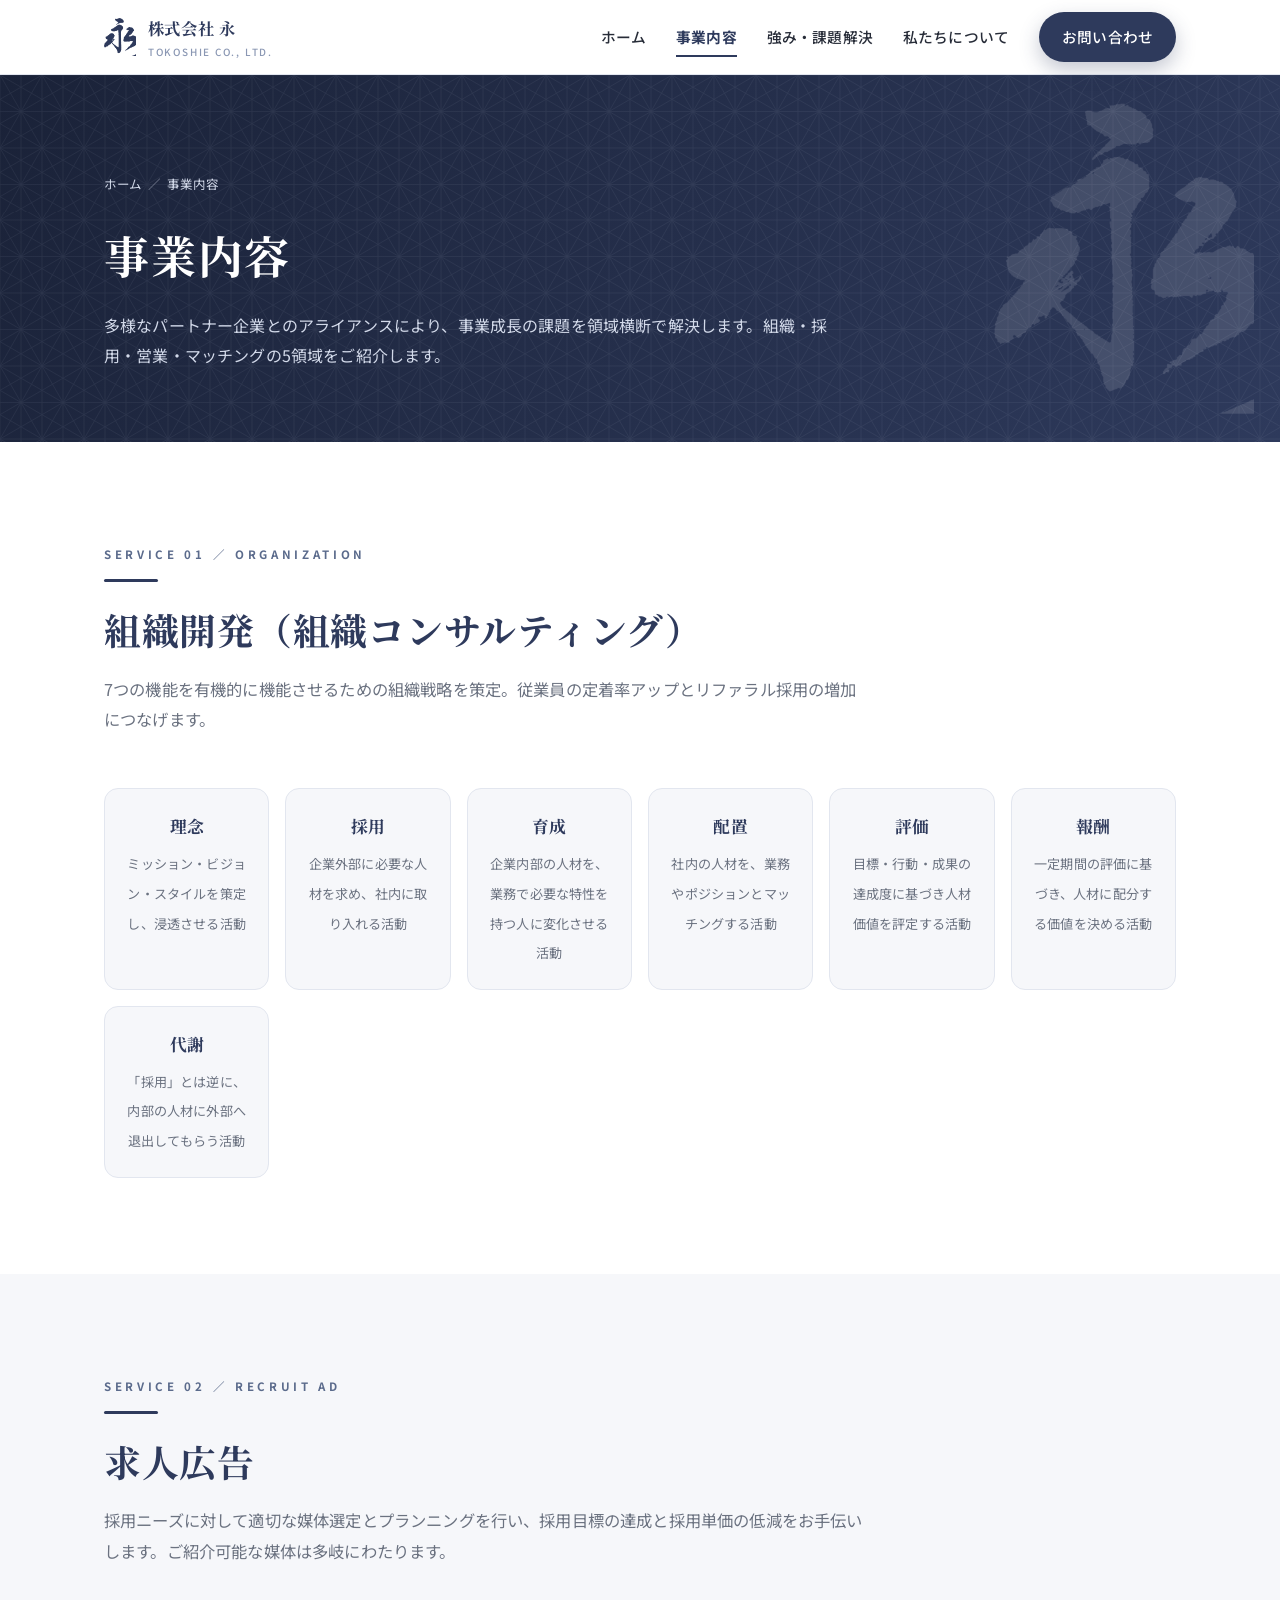
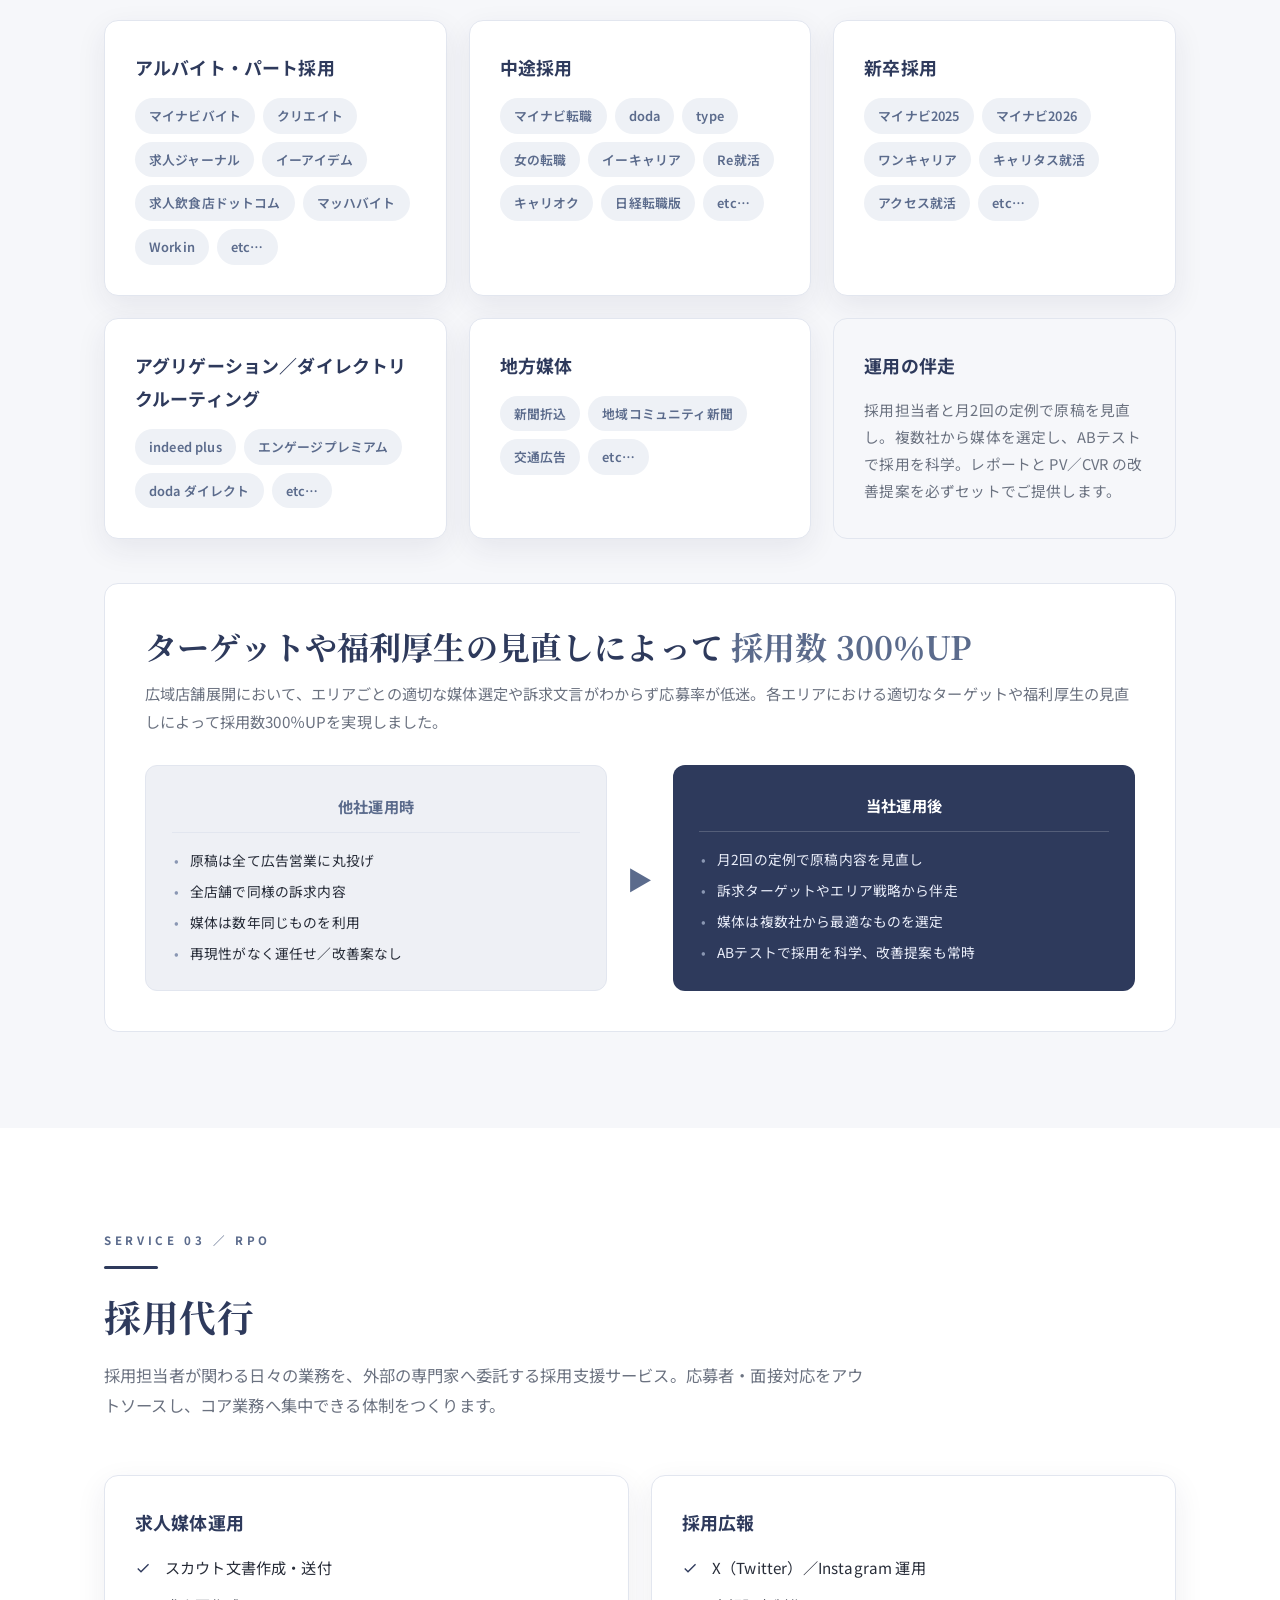
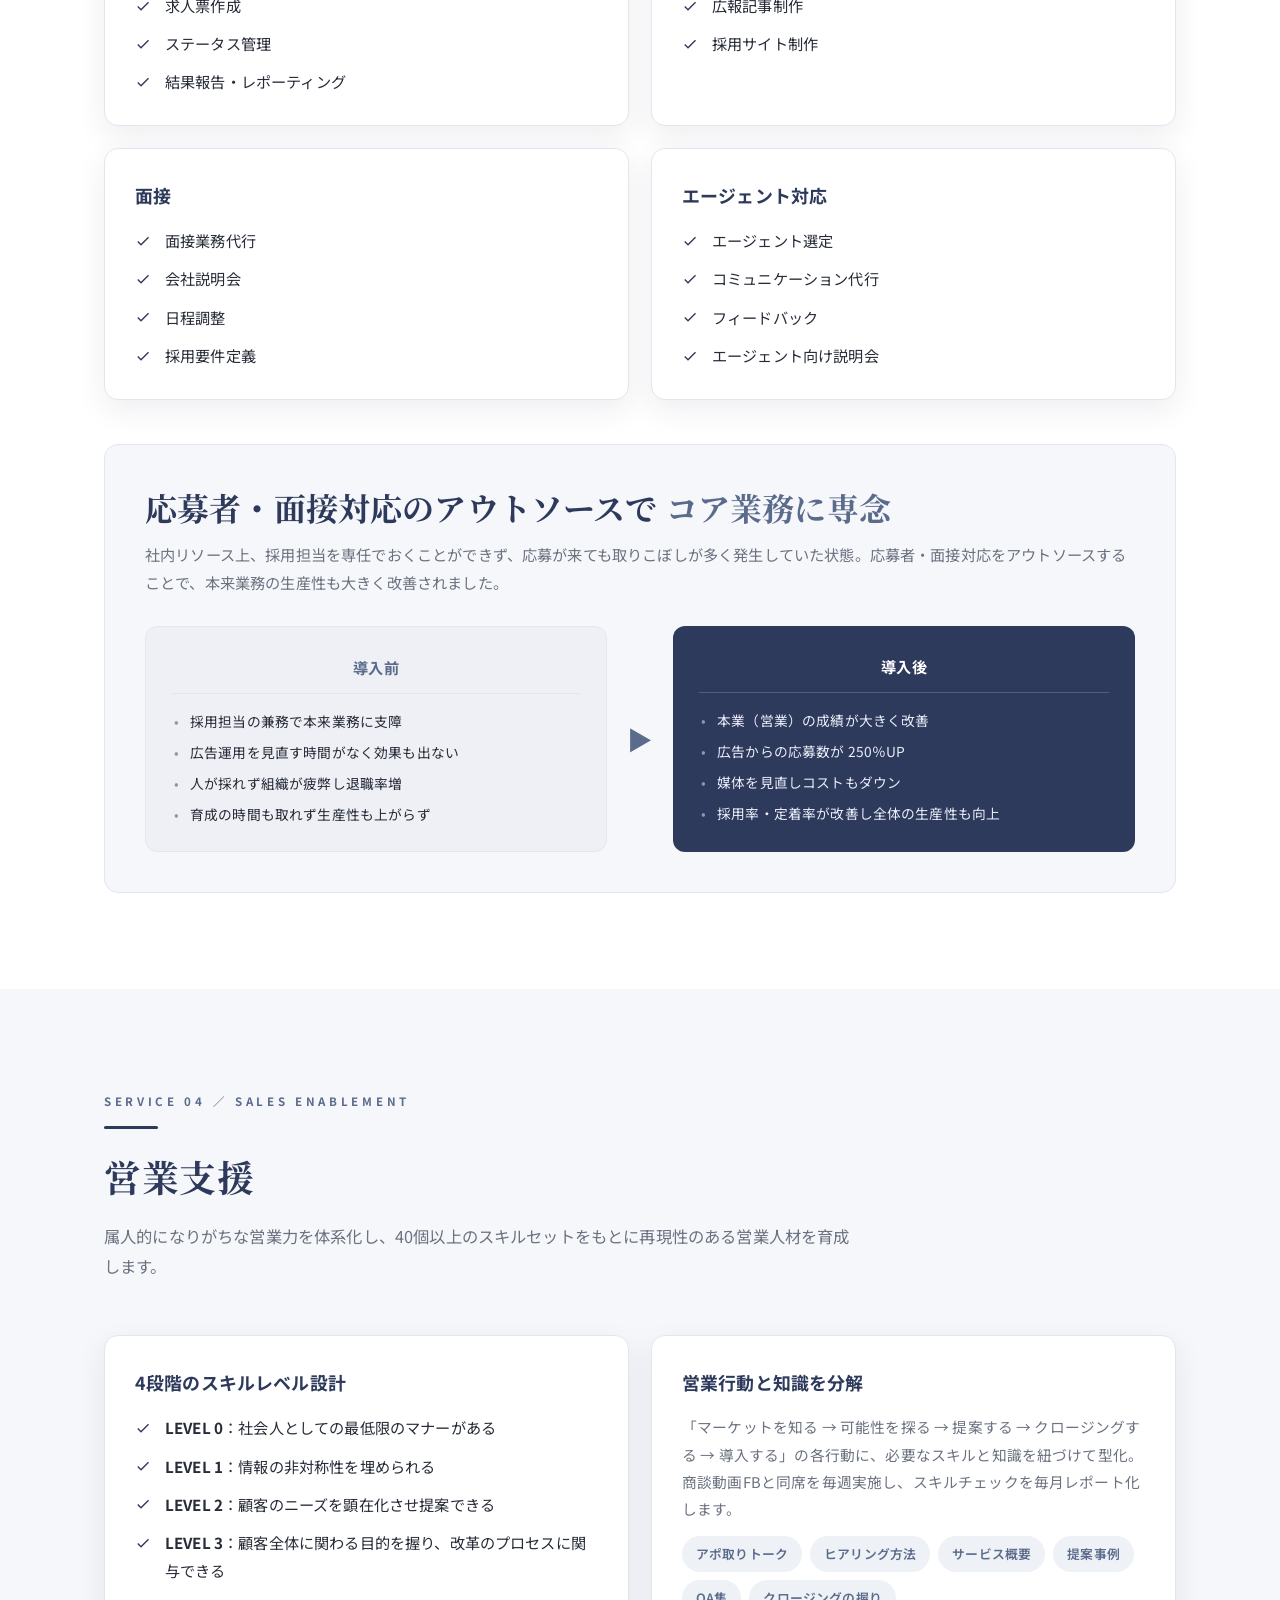
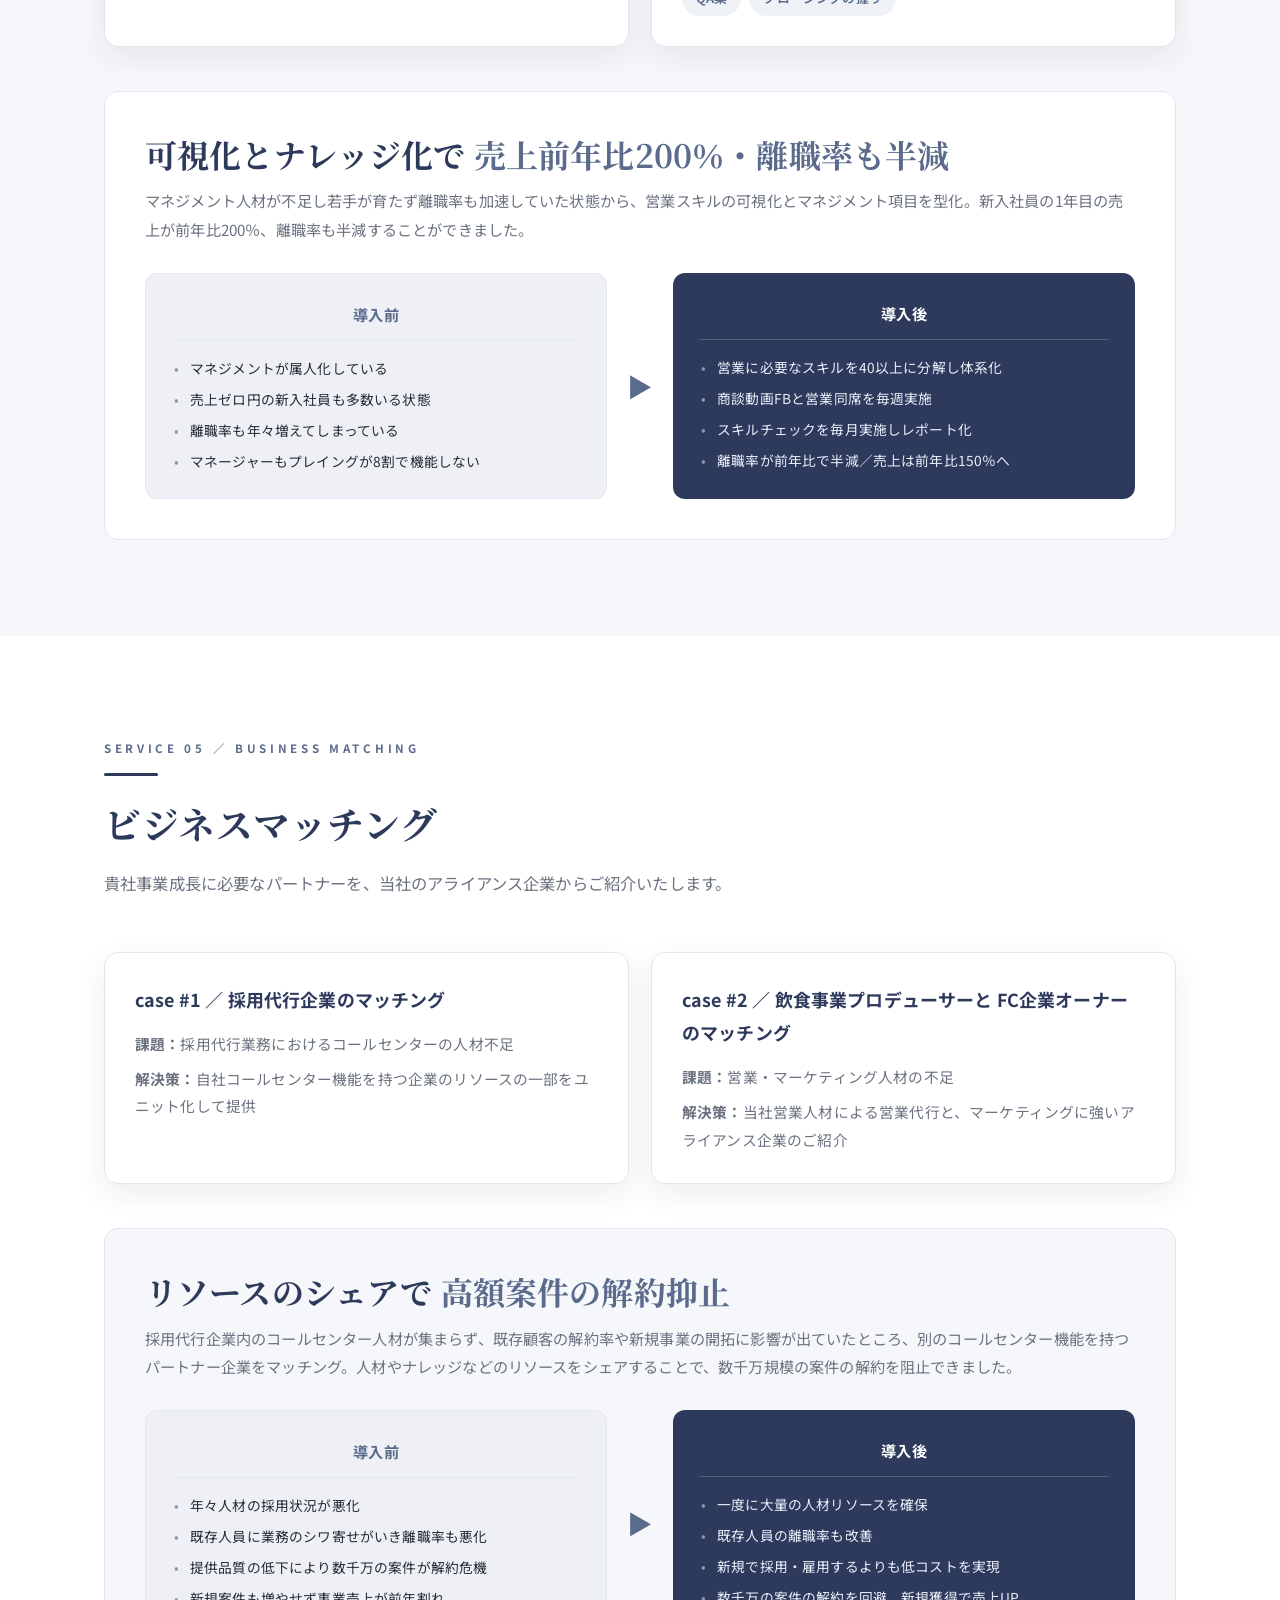
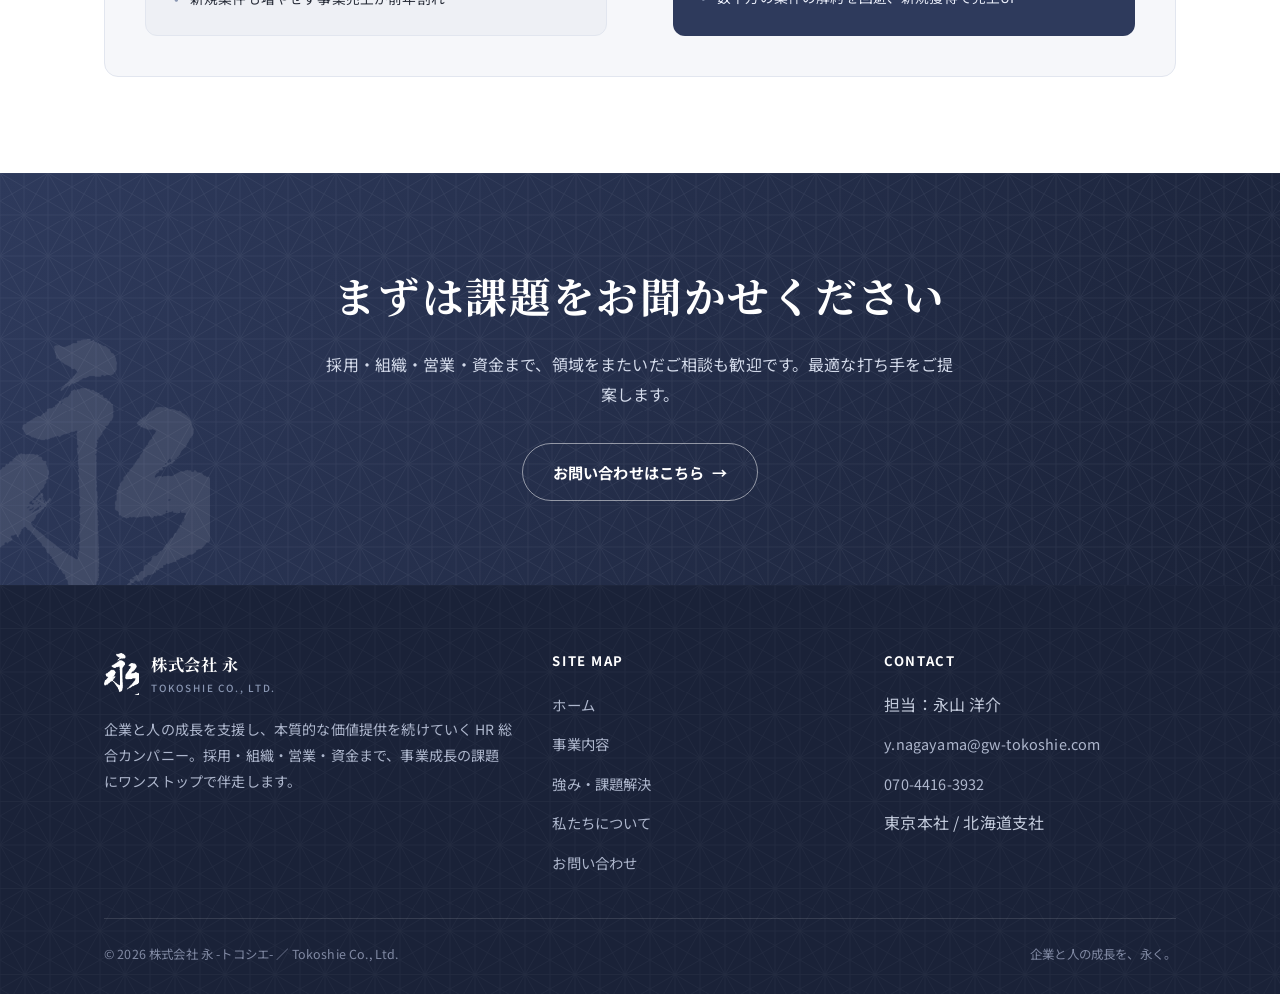
<file: services.html>
<!DOCTYPE html>
<html lang="ja">
<head>
<meta charset="UTF-8">
<meta name="viewport" content="width=device-width, initial-scale=1">
<title>事業内容 ｜ 株式会社 永 -トコシエ-</title>
<meta name="description" content="組織開発・求人広告・採用代行・営業支援・ビジネスマッチング。株式会社 永 -トコシエ- の5つの事業領域と導入事例をご紹介します。">
<link rel="icon" href="images/favicon.png" type="image/png">
<link rel="preconnect" href="https://fonts.googleapis.com">
<link rel="preconnect" href="https://fonts.gstatic.com" crossorigin>
<link href="https://fonts.googleapis.com/css2?family=Noto+Sans+JP:wght@400;500;700&family=Noto+Serif+JP:wght@600;700&display=swap" rel="stylesheet">
<link rel="stylesheet" href="css/style.css?v=2">
</head>
<body>

<header class="site-header">
  <div class="wrap">
    <a class="brand" href="index.html">
      <img src="images/mark-navy.png" alt="永 トコシエ ロゴ">
      <span class="brand-name">株式会社 永 <small>TOKOSHIE CO., LTD.</small></span>
    </a>
    <nav class="nav" id="nav">
      <a href="index.html">ホーム</a>
      <a href="services.html" aria-current="page">事業内容</a>
      <a href="strengths.html">強み・課題解決</a>
      <a href="about.html">私たちについて</a>
      <a class="btn btn--primary" href="contact.html">お問い合わせ</a>
    </nav>
    <button class="nav-toggle" aria-label="メニューを開く" aria-controls="nav" aria-expanded="false">
      <span></span><span></span><span></span>
    </button>
  </div>
</header>

<section class="page-hero">
  <img class="page-hero__mark" src="images/mark-navy.png" alt="">
  <div class="wrap">
    <p class="crumbs"><a href="index.html">ホーム</a><span>／</span>事業内容</p>
    <h1>事業内容</h1>
    <p>多様なパートナー企業とのアライアンスにより、事業成長の課題を領域横断で解決します。組織・採用・営業・マッチングの5領域をご紹介します。</p>
  </div>
</section>

<!-- 01 組織開発 -->
<section class="section" id="org">
  <div class="wrap">
    <div class="section-head reveal">
      <p class="eyebrow">SERVICE 01 ／ ORGANIZATION</p>
      <div class="rule"></div>
      <h2 class="section-title">組織開発（組織コンサルティング）</h2>
      <p class="lead">7つの機能を有機的に機能させるための組織戦略を策定。従業員の定着率アップとリファラル採用の増加につなげます。</p>
    </div>
    <div class="ring reveal">
      <div class="node"><b>理念</b><span>ミッション・ビジョン・スタイルを策定し、浸透させる活動</span></div>
      <div class="node"><b>採用</b><span>企業外部に必要な人材を求め、社内に取り入れる活動</span></div>
      <div class="node"><b>育成</b><span>企業内部の人材を、業務で必要な特性を持つ人に変化させる活動</span></div>
      <div class="node"><b>配置</b><span>社内の人材を、業務やポジションとマッチングする活動</span></div>
      <div class="node"><b>評価</b><span>目標・行動・成果の達成度に基づき人材価値を評定する活動</span></div>
      <div class="node"><b>報酬</b><span>一定期間の評価に基づき、人材に配分する価値を決める活動</span></div>
      <div class="node"><b>代謝</b><span>「採用」とは逆に、内部の人材に外部へ退出してもらう活動</span></div>
    </div>
  </div>
</section>

<!-- 02 求人広告 -->
<section class="section section--bg" id="ad">
  <div class="wrap">
    <div class="section-head reveal">
      <p class="eyebrow">SERVICE 02 ／ RECRUIT AD</p>
      <div class="rule"></div>
      <h2 class="section-title">求人広告</h2>
      <p class="lead">採用ニーズに対して適切な媒体選定とプランニングを行い、採用目標の達成と採用単価の低減をお手伝いします。ご紹介可能な媒体は多岐にわたります。</p>
    </div>
    <div class="cards cols-3 reveal">
      <div class="card">
        <h3>アルバイト・パート採用</h3>
        <div class="tag-list">
          <span class="tag">マイナビバイト</span><span class="tag">クリエイト</span><span class="tag">求人ジャーナル</span><span class="tag">イーアイデム</span><span class="tag">求人飲食店ドットコム</span><span class="tag">マッハバイト</span><span class="tag">Workin</span><span class="tag">etc…</span>
        </div>
      </div>
      <div class="card">
        <h3>中途採用</h3>
        <div class="tag-list">
          <span class="tag">マイナビ転職</span><span class="tag">doda</span><span class="tag">type</span><span class="tag">女の転職</span><span class="tag">イーキャリア</span><span class="tag">Re就活</span><span class="tag">キャリオク</span><span class="tag">日経転職版</span><span class="tag">etc…</span>
        </div>
      </div>
      <div class="card">
        <h3>新卒採用</h3>
        <div class="tag-list">
          <span class="tag">マイナビ2025</span><span class="tag">マイナビ2026</span><span class="tag">ワンキャリア</span><span class="tag">キャリタス就活</span><span class="tag">アクセス就活</span><span class="tag">etc…</span>
        </div>
      </div>
      <div class="card">
        <h3>アグリゲーション／ダイレクトリクルーティング</h3>
        <div class="tag-list">
          <span class="tag">indeed plus</span><span class="tag">エンゲージプレミアム</span><span class="tag">doda ダイレクト</span><span class="tag">etc…</span>
        </div>
      </div>
      <div class="card">
        <h3>地方媒体</h3>
        <div class="tag-list">
          <span class="tag">新聞折込</span><span class="tag">地域コミュニティ新聞</span><span class="tag">交通広告</span><span class="tag">etc…</span>
        </div>
      </div>
      <div class="card tinted">
        <h3>運用の伴走</h3>
        <p style="color:var(--muted);font-size:.92rem">採用担当者と月2回の定例で原稿を見直し。複数社から媒体を選定し、ABテストで採用を科学。レポートと PV／CVR の改善提案を必ずセットでご提供します。</p>
      </div>
    </div>

    <div class="case reveal" style="margin-top:44px;background:#fff">
      <p class="case__kpi">ターゲットや福利厚生の見直しによって <b>採用数 300％UP</b></p>
      <p class="case__desc">広域店舗展開において、エリアごとの適切な媒体選定や訴求文言がわからず応募率が低迷。各エリアにおける適切なターゲットや福利厚生の見直しによって採用数300％UPを実現しました。</p>
      <div class="ba">
        <div class="ba__col ba__before">
          <h4>他社運用時</h4>
          <ul>
            <li>原稿は全て広告営業に丸投げ</li>
            <li>全店舗で同様の訴求内容</li>
            <li>媒体は数年同じものを利用</li>
            <li>再現性がなく運任せ／改善案なし</li>
          </ul>
        </div>
        <div class="ba__arrow">▶</div>
        <div class="ba__col ba__after">
          <h4>当社運用後</h4>
          <ul>
            <li>月2回の定例で原稿内容を見直し</li>
            <li>訴求ターゲットやエリア戦略から伴走</li>
            <li>媒体は複数社から最適なものを選定</li>
            <li>ABテストで採用を科学、改善提案も常時</li>
          </ul>
        </div>
      </div>
    </div>
  </div>
</section>

<!-- 03 採用代行 -->
<section class="section" id="rpo">
  <div class="wrap">
    <div class="section-head reveal">
      <p class="eyebrow">SERVICE 03 ／ RPO</p>
      <div class="rule"></div>
      <h2 class="section-title">採用代行</h2>
      <p class="lead">採用担当者が関わる日々の業務を、外部の専門家へ委託する採用支援サービス。応募者・面接対応をアウトソースし、コア業務へ集中できる体制をつくります。</p>
    </div>
    <div class="cards cols-2 reveal">
      <div class="card"><h3>求人媒体運用</h3><ul class="ck"><li>スカウト文書作成・送付</li><li>求人票作成</li><li>ステータス管理</li><li>結果報告・レポーティング</li></ul></div>
      <div class="card"><h3>採用広報</h3><ul class="ck"><li>X（Twitter）／Instagram 運用</li><li>広報記事制作</li><li>採用サイト制作</li></ul></div>
      <div class="card"><h3>面接</h3><ul class="ck"><li>面接業務代行</li><li>会社説明会</li><li>日程調整</li><li>採用要件定義</li></ul></div>
      <div class="card"><h3>エージェント対応</h3><ul class="ck"><li>エージェント選定</li><li>コミュニケーション代行</li><li>フィードバック</li><li>エージェント向け説明会</li></ul></div>
    </div>

    <div class="case reveal" style="margin-top:44px">
      <p class="case__kpi">応募者・面接対応のアウトソースで <b>コア業務に専念</b></p>
      <p class="case__desc">社内リソース上、採用担当を専任でおくことができず、応募が来ても取りこぼしが多く発生していた状態。応募者・面接対応をアウトソースすることで、本来業務の生産性も大きく改善されました。</p>
      <div class="ba">
        <div class="ba__col ba__before">
          <h4>導入前</h4>
          <ul>
            <li>採用担当の兼務で本来業務に支障</li>
            <li>広告運用を見直す時間がなく効果も出ない</li>
            <li>人が採れず組織が疲弊し退職率増</li>
            <li>育成の時間も取れず生産性も上がらず</li>
          </ul>
        </div>
        <div class="ba__arrow">▶</div>
        <div class="ba__col ba__after">
          <h4>導入後</h4>
          <ul>
            <li>本業（営業）の成績が大きく改善</li>
            <li>広告からの応募数が 250％UP</li>
            <li>媒体を見直しコストもダウン</li>
            <li>採用率・定着率が改善し全体の生産性も向上</li>
          </ul>
        </div>
      </div>
    </div>
  </div>
</section>

<!-- 04 営業支援 -->
<section class="section section--bg" id="sales">
  <div class="wrap">
    <div class="section-head reveal">
      <p class="eyebrow">SERVICE 04 ／ SALES ENABLEMENT</p>
      <div class="rule"></div>
      <h2 class="section-title">営業支援</h2>
      <p class="lead">属人的になりがちな営業力を体系化し、40個以上のスキルセットをもとに再現性のある営業人材を育成します。</p>
    </div>
    <div class="cards cols-2 reveal">
      <div class="card">
        <h3>4段階のスキルレベル設計</h3>
        <ul class="ck">
          <li><b>LEVEL 0</b>：社会人としての最低限のマナーがある</li>
          <li><b>LEVEL 1</b>：情報の非対称性を埋められる</li>
          <li><b>LEVEL 2</b>：顧客のニーズを顕在化させ提案できる</li>
          <li><b>LEVEL 3</b>：顧客全体に関わる目的を握り、改革のプロセスに関与できる</li>
        </ul>
      </div>
      <div class="card">
        <h3>営業行動と知識を分解</h3>
        <p style="color:var(--muted);font-size:.92rem;margin-bottom:14px">「マーケットを知る → 可能性を探る → 提案する → クロージングする → 導入する」の各行動に、必要なスキルと知識を紐づけて型化。商談動画FBと同席を毎週実施し、スキルチェックを毎月レポート化します。</p>
        <div class="tag-list">
          <span class="tag">アポ取りトーク</span><span class="tag">ヒアリング方法</span><span class="tag">サービス概要</span><span class="tag">提案事例</span><span class="tag">QA集</span><span class="tag">クロージングの握り</span>
        </div>
      </div>
    </div>

    <div class="case reveal" style="margin-top:44px;background:#fff">
      <p class="case__kpi">可視化とナレッジ化で <b>売上前年比200％・離職率も半減</b></p>
      <p class="case__desc">マネジメント人材が不足し若手が育たず離職率も加速していた状態から、営業スキルの可視化とマネジメント項目を型化。新入社員の1年目の売上が前年比200％、離職率も半減することができました。</p>
      <div class="ba">
        <div class="ba__col ba__before">
          <h4>導入前</h4>
          <ul>
            <li>マネジメントが属人化している</li>
            <li>売上ゼロ円の新入社員も多数いる状態</li>
            <li>離職率も年々増えてしまっている</li>
            <li>マネージャーもプレイングが8割で機能しない</li>
          </ul>
        </div>
        <div class="ba__arrow">▶</div>
        <div class="ba__col ba__after">
          <h4>導入後</h4>
          <ul>
            <li>営業に必要なスキルを40以上に分解し体系化</li>
            <li>商談動画FBと営業同席を毎週実施</li>
            <li>スキルチェックを毎月実施しレポート化</li>
            <li>離職率が前年比で半減／売上は前年比150％へ</li>
          </ul>
        </div>
      </div>
    </div>
  </div>
</section>

<!-- 05 ビジネスマッチング -->
<section class="section" id="match">
  <div class="wrap">
    <div class="section-head reveal">
      <p class="eyebrow">SERVICE 05 ／ BUSINESS MATCHING</p>
      <div class="rule"></div>
      <h2 class="section-title">ビジネスマッチング</h2>
      <p class="lead">貴社事業成長に必要なパートナーを、当社のアライアンス企業からご紹介いたします。</p>
    </div>
    <div class="cards cols-2 reveal">
      <div class="card">
        <h3>case #1 ／ 採用代行企業のマッチング</h3>
        <p style="color:var(--muted);font-size:.92rem"><b>課題：</b>採用代行業務におけるコールセンターの人材不足</p>
        <p style="color:var(--muted);font-size:.92rem;margin-top:8px"><b>解決策：</b>自社コールセンター機能を持つ企業のリソースの一部をユニット化して提供</p>
      </div>
      <div class="card">
        <h3>case #2 ／ 飲食事業プロデューサーと FC企業オーナーのマッチング</h3>
        <p style="color:var(--muted);font-size:.92rem"><b>課題：</b>営業・マーケティング人材の不足</p>
        <p style="color:var(--muted);font-size:.92rem;margin-top:8px"><b>解決策：</b>当社営業人材による営業代行と、マーケティングに強いアライアンス企業のご紹介</p>
      </div>
    </div>

    <div class="case reveal" style="margin-top:44px">
      <p class="case__kpi">リソースのシェアで <b>高額案件の解約抑止</b></p>
      <p class="case__desc">採用代行企業内のコールセンター人材が集まらず、既存顧客の解約率や新規事業の開拓に影響が出ていたところ、別のコールセンター機能を持つパートナー企業をマッチング。人材やナレッジなどのリソースをシェアすることで、数千万規模の案件の解約を阻止できました。</p>
      <div class="ba">
        <div class="ba__col ba__before">
          <h4>導入前</h4>
          <ul>
            <li>年々人材の採用状況が悪化</li>
            <li>既存人員に業務のシワ寄せがいき離職率も悪化</li>
            <li>提供品質の低下により数千万の案件が解約危機</li>
            <li>新規案件も増やせず事業売上が前年割れ</li>
          </ul>
        </div>
        <div class="ba__arrow">▶</div>
        <div class="ba__col ba__after">
          <h4>導入後</h4>
          <ul>
            <li>一度に大量の人材リソースを確保</li>
            <li>既存人員の離職率も改善</li>
            <li>新規で採用・雇用するよりも低コストを実現</li>
            <li>数千万の案件の解約を回避、新規獲得で売上UP</li>
          </ul>
        </div>
      </div>
    </div>
  </div>
</section>

<section class="cta-band">
  <img class="cta-band__mark" src="images/mark-navy.png" alt="">
  <h2>まずは課題をお聞かせください</h2>
  <p>採用・組織・営業・資金まで、領域をまたいだご相談も歓迎です。最適な打ち手をご提案します。</p>
  <a class="btn btn--ghost" href="contact.html">お問い合わせはこちら <span class="arr">→</span></a>
</section>

<footer class="site-footer">
  <div class="wrap">
    <div class="footer-grid">
      <div>
        <a class="brand" href="index.html">
          <img src="images/mark-navy.png" alt="永 トコシエ">
          <span class="brand-name">株式会社 永 <small>TOKOSHIE CO., LTD.</small></span>
        </a>
        <p class="footer-about">企業と人の成長を支援し、本質的な価値提供を続けていく HR 総合カンパニー。採用・組織・営業・資金まで、事業成長の課題にワンストップで伴走します。</p>
      </div>
      <div class="footer-col">
        <h4>SITE MAP</h4>
        <ul>
          <li><a href="index.html">ホーム</a></li>
          <li><a href="services.html">事業内容</a></li>
          <li><a href="strengths.html">強み・課題解決</a></li>
          <li><a href="about.html">私たちについて</a></li>
          <li><a href="contact.html">お問い合わせ</a></li>
        </ul>
      </div>
      <div class="footer-col">
        <h4>CONTACT</h4>
        <ul>
          <li>担当：永山 洋介</li>
          <li><a href="mailto:y.nagayama@gw-tokoshie.com">y.nagayama@gw-tokoshie.com</a></li>
          <li><a href="tel:07044163932">070-4416-3932</a></li>
          <li>東京本社 / 北海道支社</li>
        </ul>
      </div>
    </div>
    <div class="footer-meta">
      <span>&copy; <span id="year">2026</span> 株式会社 永 -トコシエ- ／ Tokoshie Co., Ltd.</span>
      <span>企業と人の成長を、永く。</span>
    </div>
  </div>
</footer>

<script src="js/main.js"></script>
</body>
</html>
</file>
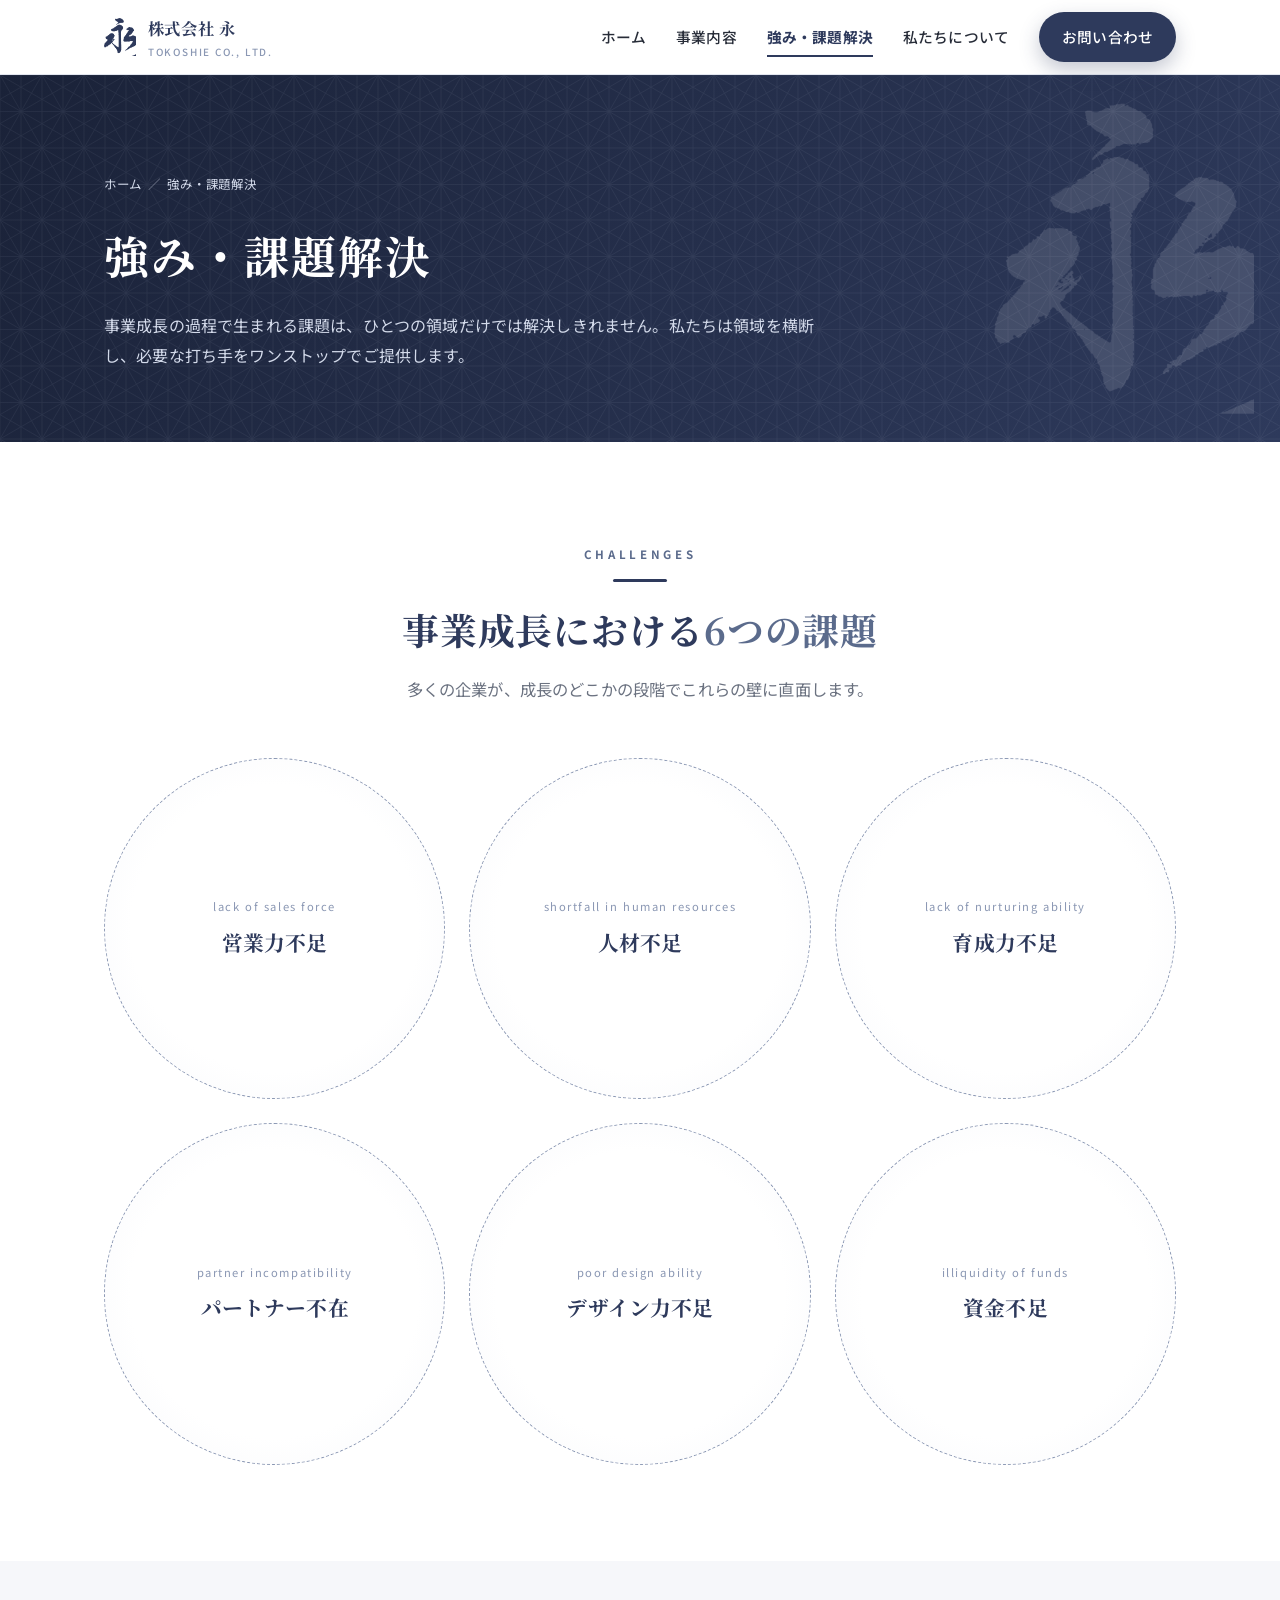
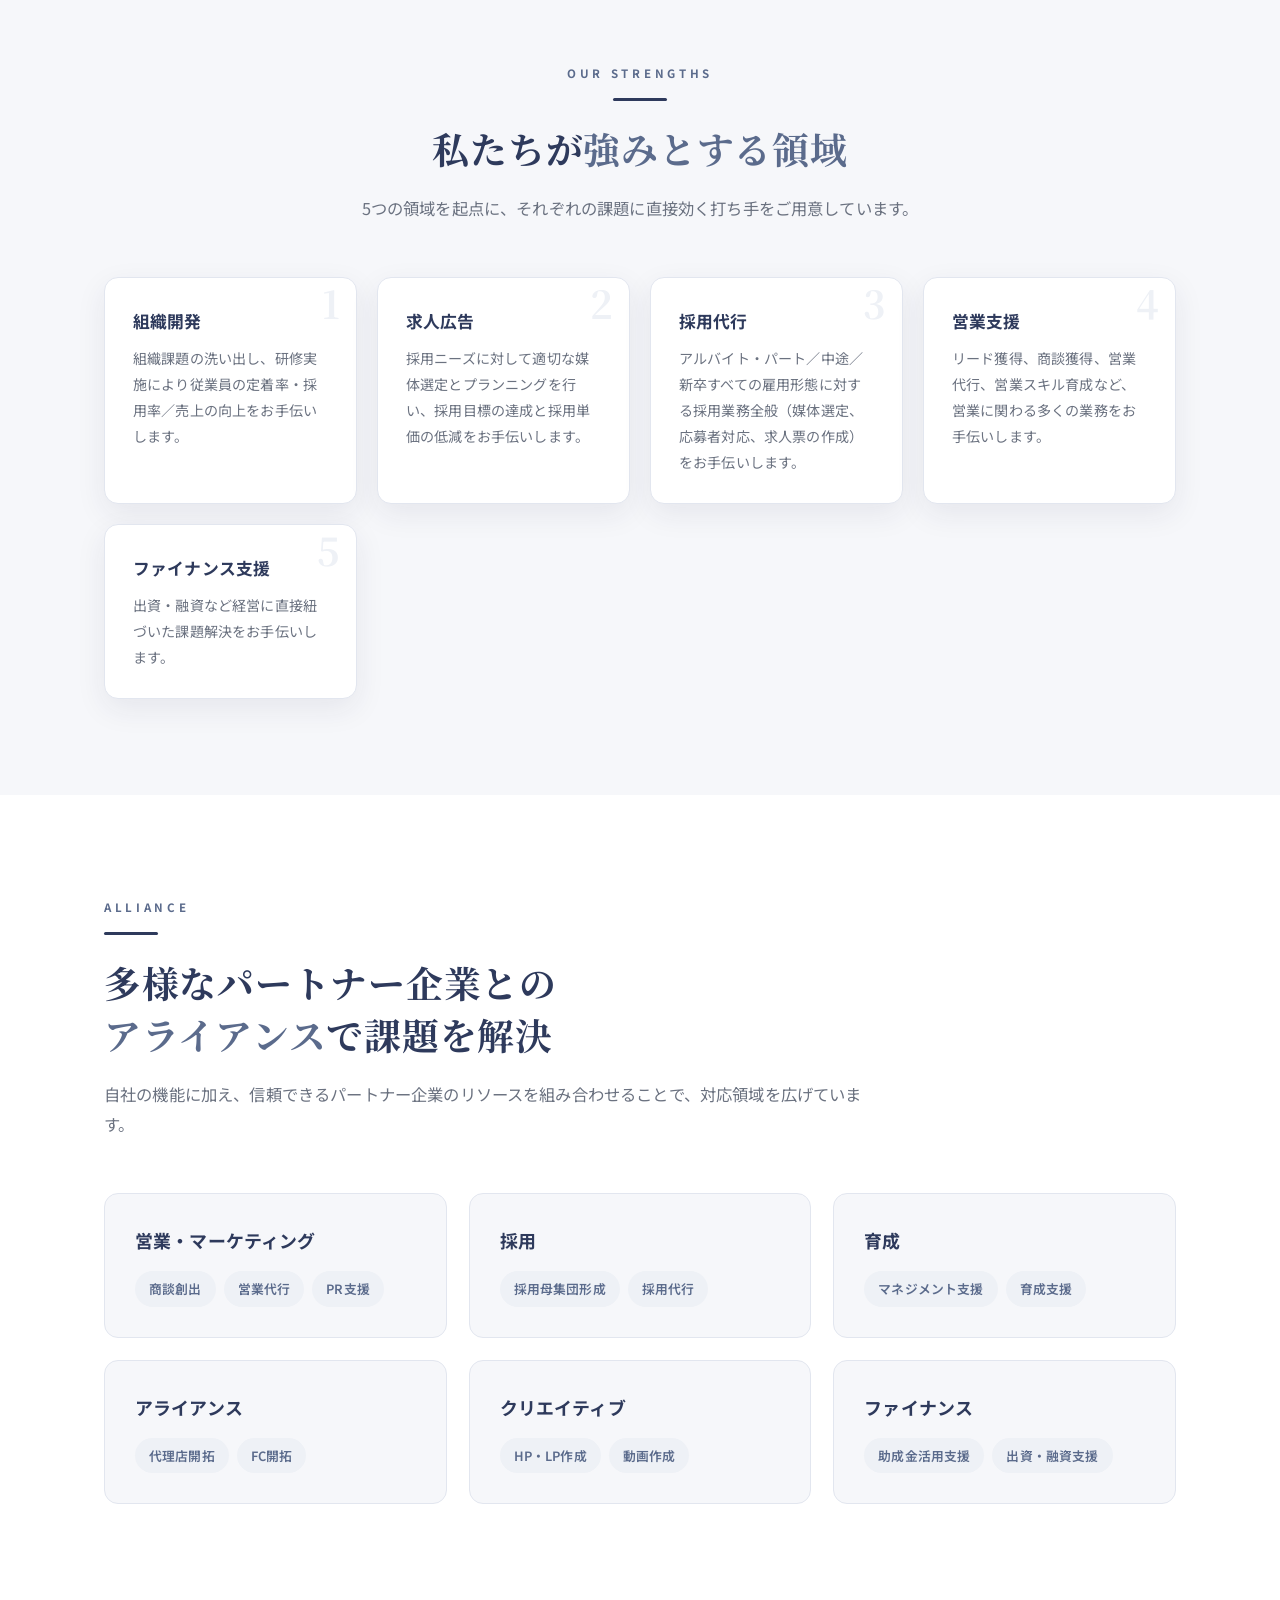
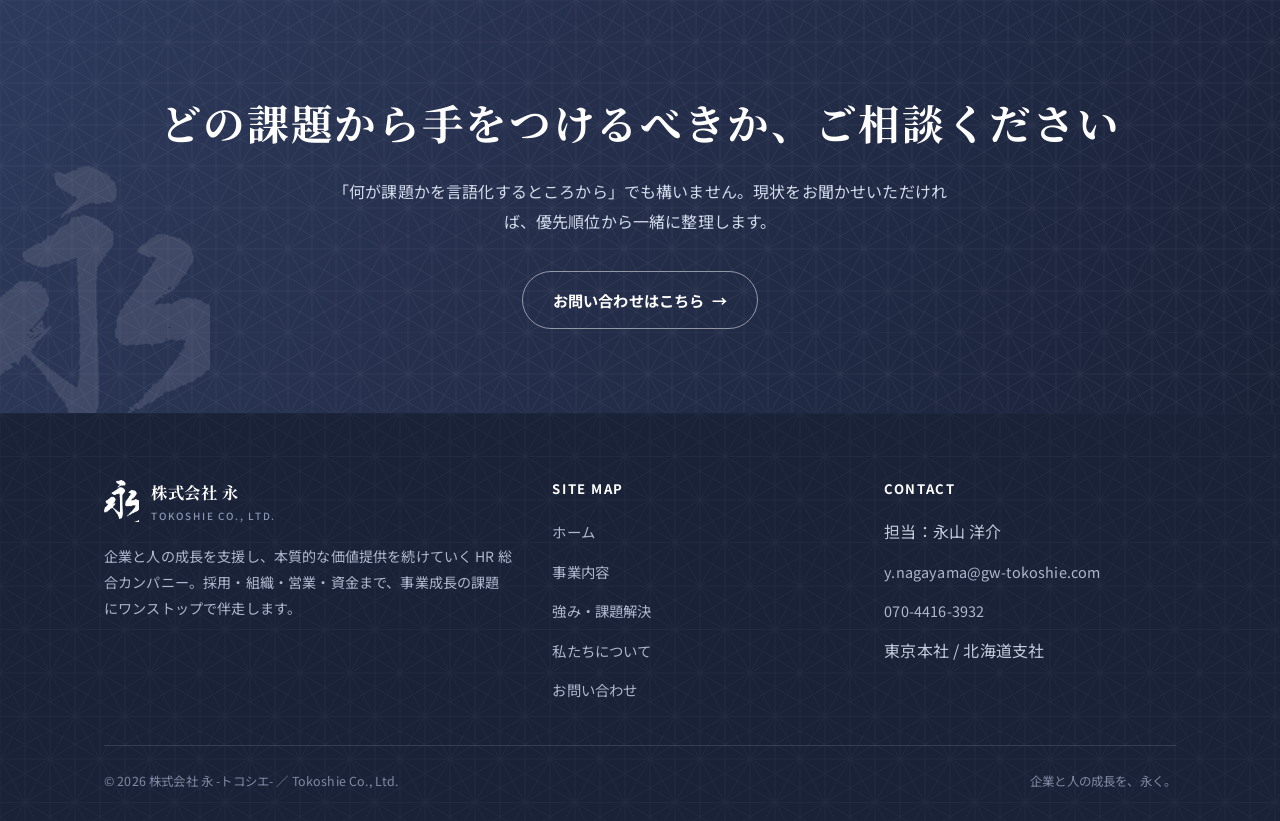
<file: strengths.html>
<!DOCTYPE html>
<html lang="ja">
<head>
<meta charset="UTF-8">
<meta name="viewport" content="width=device-width, initial-scale=1">
<title>強み・課題解決 ｜ 株式会社 永 -トコシエ-</title>
<meta name="description" content="営業力・人材・育成・パートナー・デザイン・資金。事業成長における6つの課題を、株式会社 永 -トコシエ- は領域横断のアライアンスでワンストップに解決します。">
<link rel="icon" href="images/favicon.png" type="image/png">
<link rel="preconnect" href="https://fonts.googleapis.com">
<link rel="preconnect" href="https://fonts.gstatic.com" crossorigin>
<link href="https://fonts.googleapis.com/css2?family=Noto+Sans+JP:wght@400;500;700&family=Noto+Serif+JP:wght@600;700&display=swap" rel="stylesheet">
<link rel="stylesheet" href="css/style.css?v=2">
</head>
<body>

<header class="site-header">
  <div class="wrap">
    <a class="brand" href="index.html">
      <img src="images/mark-navy.png" alt="永 トコシエ ロゴ">
      <span class="brand-name">株式会社 永 <small>TOKOSHIE CO., LTD.</small></span>
    </a>
    <nav class="nav" id="nav">
      <a href="index.html">ホーム</a>
      <a href="services.html">事業内容</a>
      <a href="strengths.html" aria-current="page">強み・課題解決</a>
      <a href="about.html">私たちについて</a>
      <a class="btn btn--primary" href="contact.html">お問い合わせ</a>
    </nav>
    <button class="nav-toggle" aria-label="メニューを開く" aria-controls="nav" aria-expanded="false">
      <span></span><span></span><span></span>
    </button>
  </div>
</header>

<section class="page-hero">
  <img class="page-hero__mark" src="images/mark-navy.png" alt="">
  <div class="wrap">
    <p class="crumbs"><a href="index.html">ホーム</a><span>／</span>強み・課題解決</p>
    <h1>強み・課題解決</h1>
    <p>事業成長の過程で生まれる課題は、ひとつの領域だけでは解決しきれません。私たちは領域を横断し、必要な打ち手をワンストップでご提供します。</p>
  </div>
</section>

<!-- 6 PROBLEMS -->
<section class="section">
  <div class="wrap">
    <div class="section-head center reveal">
      <p class="eyebrow">CHALLENGES</p>
      <div class="rule"></div>
      <h2 class="section-title">事業成長における<span class="accent">6つの課題</span></h2>
      <p class="lead">多くの企業が、成長のどこかの段階でこれらの壁に直面します。</p>
    </div>
    <div class="problems reveal">
      <div class="problem"><span class="en">lack of sales force</span><span class="jp">営業力不足</span></div>
      <div class="problem"><span class="en">shortfall in human resources</span><span class="jp">人材不足</span></div>
      <div class="problem"><span class="en">lack of nurturing ability</span><span class="jp">育成力不足</span></div>
      <div class="problem"><span class="en">partner incompatibility</span><span class="jp">パートナー不在</span></div>
      <div class="problem"><span class="en">poor design ability</span><span class="jp">デザイン力不足</span></div>
      <div class="problem"><span class="en">illiquidity of funds</span><span class="jp">資金不足</span></div>
    </div>
  </div>
</section>

<!-- STRENGTH AREAS -->
<section class="section section--bg">
  <div class="wrap">
    <div class="section-head center reveal">
      <p class="eyebrow">OUR STRENGTHS</p>
      <div class="rule"></div>
      <h2 class="section-title">私たちが<span class="accent">強みとする領域</span></h2>
      <p class="lead">5つの領域を起点に、それぞれの課題に直接効く打ち手をご用意しています。</p>
    </div>
    <div class="solve-row reveal">
      <div class="solve">
        <span class="no">1</span>
        <h3>組織開発</h3>
        <p>組織課題の洗い出し、研修実施により従業員の定着率・採用率／売上の向上をお手伝いします。</p>
      </div>
      <div class="solve">
        <span class="no">2</span>
        <h3>求人広告</h3>
        <p>採用ニーズに対して適切な媒体選定とプランニングを行い、採用目標の達成と採用単価の低減をお手伝いします。</p>
      </div>
      <div class="solve">
        <span class="no">3</span>
        <h3>採用代行</h3>
        <p>アルバイト・パート／中途／新卒すべての雇用形態に対する採用業務全般（媒体選定、応募者対応、求人票の作成）をお手伝いします。</p>
      </div>
      <div class="solve">
        <span class="no">4</span>
        <h3>営業支援</h3>
        <p>リード獲得、商談獲得、営業代行、営業スキル育成など、営業に関わる多くの業務をお手伝いします。</p>
      </div>
      <div class="solve">
        <span class="no">5</span>
        <h3>ファイナンス支援</h3>
        <p>出資・融資など経営に直接紐づいた課題解決をお手伝いします。</p>
      </div>
    </div>
  </div>
</section>

<!-- ALLIANCE MAP -->
<section class="section">
  <div class="wrap">
    <div class="section-head reveal">
      <p class="eyebrow">ALLIANCE</p>
      <div class="rule"></div>
      <h2 class="section-title">多様なパートナー企業との<br><span class="accent">アライアンス</span>で課題を解決</h2>
      <p class="lead">自社の機能に加え、信頼できるパートナー企業のリソースを組み合わせることで、対応領域を広げています。</p>
    </div>
    <div class="cards cols-3 reveal">
      <div class="card tinted"><h3>営業・マーケティング</h3><div class="tag-list"><span class="tag">商談創出</span><span class="tag">営業代行</span><span class="tag">PR支援</span></div></div>
      <div class="card tinted"><h3>採用</h3><div class="tag-list"><span class="tag">採用母集団形成</span><span class="tag">採用代行</span></div></div>
      <div class="card tinted"><h3>育成</h3><div class="tag-list"><span class="tag">マネジメント支援</span><span class="tag">育成支援</span></div></div>
      <div class="card tinted"><h3>アライアンス</h3><div class="tag-list"><span class="tag">代理店開拓</span><span class="tag">FC開拓</span></div></div>
      <div class="card tinted"><h3>クリエイティブ</h3><div class="tag-list"><span class="tag">HP・LP作成</span><span class="tag">動画作成</span></div></div>
      <div class="card tinted"><h3>ファイナンス</h3><div class="tag-list"><span class="tag">助成金活用支援</span><span class="tag">出資・融資支援</span></div></div>
    </div>
  </div>
</section>

<section class="cta-band">
  <img class="cta-band__mark" src="images/mark-navy.png" alt="">
  <h2>どの課題から手をつけるべきか、ご相談ください</h2>
  <p>「何が課題かを言語化するところから」でも構いません。現状をお聞かせいただければ、優先順位から一緒に整理します。</p>
  <a class="btn btn--ghost" href="contact.html">お問い合わせはこちら <span class="arr">→</span></a>
</section>

<footer class="site-footer">
  <div class="wrap">
    <div class="footer-grid">
      <div>
        <a class="brand" href="index.html">
          <img src="images/mark-navy.png" alt="永 トコシエ">
          <span class="brand-name">株式会社 永 <small>TOKOSHIE CO., LTD.</small></span>
        </a>
        <p class="footer-about">企業と人の成長を支援し、本質的な価値提供を続けていく HR 総合カンパニー。採用・組織・営業・資金まで、事業成長の課題にワンストップで伴走します。</p>
      </div>
      <div class="footer-col">
        <h4>SITE MAP</h4>
        <ul>
          <li><a href="index.html">ホーム</a></li>
          <li><a href="services.html">事業内容</a></li>
          <li><a href="strengths.html">強み・課題解決</a></li>
          <li><a href="about.html">私たちについて</a></li>
          <li><a href="contact.html">お問い合わせ</a></li>
        </ul>
      </div>
      <div class="footer-col">
        <h4>CONTACT</h4>
        <ul>
          <li>担当：永山 洋介</li>
          <li><a href="mailto:y.nagayama@gw-tokoshie.com">y.nagayama@gw-tokoshie.com</a></li>
          <li><a href="tel:07044163932">070-4416-3932</a></li>
          <li>東京本社 / 北海道支社</li>
        </ul>
      </div>
    </div>
    <div class="footer-meta">
      <span>&copy; <span id="year">2026</span> 株式会社 永 -トコシエ- ／ Tokoshie Co., Ltd.</span>
      <span>企業と人の成長を、永く。</span>
    </div>
  </div>
</footer>

<script src="js/main.js"></script>
</body>
</html>
</file>
<file: css/style.css>
@charset "UTF-8";
/* =========================================================
   株式会社 永 -トコシエ-  コーポレートサイト
   資料トーン踏襲：紺×白／麻の葉文様／毛筆「永」
   ========================================================= */

:root{
  --navy:#2e3a5c;
  --navy-d:#222c47;
  --navy-dd:#1a2238;
  --slate:#5b6b8c;
  --slate-l:#8a97b3;
  --ink:#272c38;
  --muted:#6b7280;
  --bg:#f6f7fa;
  --bg-2:#eef1f6;
  --line:#e2e6ef;
  --white:#ffffff;
  --shadow:0 10px 30px rgba(34,44,71,.08);
  --shadow-lg:0 20px 50px rgba(34,44,71,.14);
  --maxw:1120px;
  --radius:14px;
  --ease:cubic-bezier(.2,.7,.2,1);
}

*{box-sizing:border-box;margin:0;padding:0}
html{scroll-behavior:smooth}
body{
  font-family:"Noto Sans JP","Hiragino Kaku Gothic ProN",Meiryo,sans-serif;
  color:var(--ink);
  background:var(--white);
  line-height:1.85;
  font-size:16px;
  -webkit-font-smoothing:antialiased;
  letter-spacing:.01em;
}
img{max-width:100%;display:block}
a{color:inherit;text-decoration:none;transition:.25s var(--ease)}
.serif{font-family:"Noto Serif JP",serif}

/* ---------- layout helpers ---------- */
.wrap{max-width:var(--maxw);margin:0 auto;padding:0 24px}
.section{padding:96px 0}
.section--tight{padding:64px 0}
.section--bg{background:var(--bg)}
.lead{color:var(--muted);font-size:1.02rem;max-width:760px}
.center{text-align:center}

.eyebrow{
  display:inline-block;font-size:.72rem;letter-spacing:.32em;
  color:var(--slate);font-weight:700;text-transform:uppercase;margin-bottom:14px;
}
.section-title{
  font-family:"Noto Serif JP",serif;font-weight:700;
  font-size:clamp(1.6rem,3.4vw,2.3rem);line-height:1.4;color:var(--navy);
  margin-bottom:18px;letter-spacing:.02em;
}
.section-title .accent{color:var(--slate)}
.section-head{margin-bottom:54px}
.section-head.center{margin-inline:auto}
.section-head .lead{margin-top:6px}
.section-head.center .lead{margin-inline:auto}

/* divider rule under section headers like the deck */
.rule{height:3px;width:54px;background:var(--navy);border-radius:3px;margin-bottom:22px}
.center .rule{margin-inline:auto}

/* ---------- buttons ---------- */
.btn{
  display:inline-flex;align-items:center;gap:.5em;
  padding:14px 30px;border-radius:999px;font-weight:700;font-size:.95rem;
  border:1.5px solid transparent;cursor:pointer;transition:.25s var(--ease);
}
.btn--primary{background:var(--navy);color:#fff;box-shadow:0 8px 20px rgba(46,58,92,.28)}
.btn--primary:hover{background:var(--navy-d);transform:translateY(-2px);box-shadow:0 12px 26px rgba(46,58,92,.36)}
.btn--ghost{border-color:rgba(255,255,255,.5);color:#fff}
.btn--ghost:hover{background:rgba(255,255,255,.12);border-color:#fff}
.btn--outline{border-color:var(--navy);color:var(--navy)}
.btn--outline:hover{background:var(--navy);color:#fff}
.btn .arr{transition:transform .25s var(--ease)}
.btn:hover .arr{transform:translateX(3px)}

/* =========================================================
   Header
   ========================================================= */
.site-header{
  position:sticky;top:0;z-index:60;background:rgba(255,255,255,.92);
  backdrop-filter:saturate(160%) blur(10px);
  border-bottom:1px solid var(--line);
}
.site-header .wrap{display:flex;align-items:center;justify-content:space-between;height:74px}
.brand{display:flex;align-items:center;gap:12px}
.brand img{height:38px;width:auto}
.brand .brand-name{font-family:"Noto Serif JP",serif;font-weight:700;color:var(--navy);font-size:1.02rem;letter-spacing:.04em}
.brand .brand-name small{display:block;font-size:.62rem;letter-spacing:.18em;color:var(--slate-l);font-family:"Noto Sans JP",sans-serif;font-weight:500}

.nav{display:flex;align-items:center;gap:30px}
.nav a{font-size:.92rem;font-weight:500;color:var(--ink);position:relative}
.nav a::after{content:"";position:absolute;left:0;bottom:-6px;width:0;height:2px;background:var(--navy);transition:width .25s var(--ease)}
.nav a:hover::after,.nav a:not(.btn)[aria-current="page"]::after{width:100%}
.nav a:not(.btn)[aria-current="page"]{color:var(--navy);font-weight:700}
.nav .btn{padding:10px 22px}
.nav a.btn::after{display:none}
/* ボタンは常に白文字（.nav a の色指定より詳細度を高くして上書きを防ぐ） */
.nav a.btn--primary,
.nav a.btn--primary:hover,
.nav a.btn--primary[aria-current="page"]{color:#fff}

.nav-toggle{display:none;background:none;border:0;width:44px;height:44px;cursor:pointer;flex-direction:column;justify-content:center;gap:6px}
.nav-toggle span{display:block;height:2px;width:26px;background:var(--navy);transition:.3s var(--ease);margin-left:auto}

/* =========================================================
   Hero
   ========================================================= */
.hero{
  position:relative;overflow:hidden;color:#fff;
  background:linear-gradient(135deg,var(--navy-dd) 0%,var(--navy) 55%,var(--slate) 130%);
}
.hero::before{ /* asanoha overlay */
  content:"";position:absolute;inset:0;
  background:url("../images/asanoha.svg");background-size:46px;
  opacity:.10;mix-blend-mode:screen;
}
.hero__mark{
  position:absolute;right:-40px;bottom:-60px;width:min(46vw,520px);
  opacity:.10;filter:brightness(0) invert(1);pointer-events:none;
}
.hero .wrap{position:relative;z-index:2;padding-top:118px;padding-bottom:118px}
.hero__eyebrow{color:var(--slate-l);letter-spacing:.32em;font-size:.74rem;font-weight:700;margin-bottom:22px}
.hero__title{
  font-family:"Noto Serif JP",serif;font-weight:700;
  font-size:clamp(2rem,5.4vw,3.5rem);line-height:1.5;letter-spacing:.03em;
  max-width:18em;
}
.hero__title em{font-style:normal;color:#cdd6ea}
.hero__sub{margin-top:26px;font-size:1.05rem;color:#d7dded;max-width:40em}
.hero__cta{margin-top:42px;display:flex;gap:16px;flex-wrap:wrap}

/* diagonal navy band motif (deck corners) */
.band-top{height:0}
.diagonal{position:relative}
.diagonal::after{
  content:"";position:absolute;right:0;bottom:0;width:42%;height:46%;
  background:var(--navy);clip-path:polygon(100% 0,100% 100%,0 100%);
  opacity:.06;pointer-events:none;
}

/* =========================================================
   Stats / highlights
   ========================================================= */
.stats{display:grid;grid-template-columns:repeat(4,1fr);gap:1px;background:var(--line);border-radius:var(--radius);overflow:hidden;box-shadow:var(--shadow)}
.stat{background:#fff;padding:38px 22px;text-align:center}
.stat__num{font-family:"Noto Serif JP",serif;font-weight:700;color:var(--navy);font-size:clamp(2rem,4vw,2.8rem);line-height:1}
.stat__num span{font-size:.5em;margin-left:.1em}
.stat__label{margin-top:12px;font-size:.86rem;color:var(--muted)}

/* =========================================================
   Service cards
   ========================================================= */
.svc-grid{display:grid;grid-template-columns:repeat(3,1fr);gap:24px}
.svc-card{
  background:#fff;border:1px solid var(--line);border-radius:var(--radius);
  padding:34px 30px;position:relative;overflow:hidden;transition:.3s var(--ease);
  display:flex;flex-direction:column;
}
.svc-card::before{content:"";position:absolute;left:0;top:0;height:4px;width:100%;background:linear-gradient(90deg,var(--navy),var(--slate));transform:scaleX(0);transform-origin:left;transition:transform .35s var(--ease)}
.svc-card:hover{transform:translateY(-6px);box-shadow:var(--shadow-lg);border-color:transparent}
.svc-card:hover::before{transform:scaleX(1)}
.svc-card .num{font-family:"Noto Serif JP",serif;font-size:.9rem;font-weight:700;color:var(--slate-l);letter-spacing:.1em}
.svc-card .en{font-size:.7rem;letter-spacing:.24em;color:var(--slate-l);text-transform:uppercase;margin-top:4px}
.svc-card h3{font-size:1.28rem;color:var(--navy);margin:10px 0 12px;font-weight:700}
.svc-card p{color:var(--muted);font-size:.94rem;flex:1}
.svc-card .more{margin-top:18px;font-weight:700;color:var(--navy);font-size:.9rem;display:inline-flex;gap:.4em;align-items:center}

/* =========================================================
   Generic content cards / lists
   ========================================================= */
.cards{display:grid;gap:22px}
.cols-2{grid-template-columns:repeat(2,1fr)}
.cols-3{grid-template-columns:repeat(3,1fr)}
.card{background:#fff;border:1px solid var(--line);border-radius:var(--radius);padding:30px;box-shadow:var(--shadow)}
.card h3{color:var(--navy);font-size:1.12rem;margin-bottom:14px;font-weight:700}
.card.tinted{background:var(--bg);box-shadow:none}

.tag-list{display:flex;flex-wrap:wrap;gap:8px;margin-top:6px}
.tag{background:var(--bg-2);color:var(--slate);font-size:.8rem;font-weight:600;padding:6px 14px;border-radius:999px}

.ck{list-style:none;display:grid;gap:10px}
.ck li{position:relative;padding-left:30px;color:var(--ink);font-size:.95rem}
.ck li::before{content:"";position:absolute;left:0;top:.45em;width:16px;height:16px;border-radius:50%;background:var(--navy);
  -webkit-mask:url("data:image/svg+xml,%3Csvg xmlns='http://www.w3.org/2000/svg' viewBox='0 0 24 24'%3E%3Cpath fill='white' d='M9 16.2 4.8 12l-1.4 1.4L9 19 21 7l-1.4-1.4z'/%3E%3C/svg%3E") center/contain no-repeat;
          mask:url("data:image/svg+xml,%3Csvg xmlns='http://www.w3.org/2000/svg' viewBox='0 0 24 24'%3E%3Cpath fill='white' d='M9 16.2 4.8 12l-1.4 1.4L9 19 21 7l-1.4-1.4z'/%3E%3C/svg%3E") center/contain no-repeat;}

/* =========================================================
   Before / After (case studies)
   ========================================================= */
.case{background:var(--bg);border-radius:var(--radius);padding:40px;border:1px solid var(--line)}
.case__kpi{font-family:"Noto Serif JP",serif;font-weight:700;color:var(--navy);font-size:clamp(1.4rem,3vw,2rem);margin-bottom:10px;line-height:1.4}
.case__kpi b{color:var(--slate)}
.case__desc{color:var(--muted);font-size:.95rem;margin-bottom:30px}
.ba{display:grid;grid-template-columns:1fr auto 1fr;gap:20px;align-items:stretch}
.ba__col{border-radius:12px;padding:26px}
.ba__before{background:#eef0f5;border:1px solid var(--line)}
.ba__after{background:var(--navy);color:#eaeefa}
.ba__col h4{text-align:center;font-size:.95rem;margin-bottom:16px;padding-bottom:12px;border-bottom:1px solid rgba(255,255,255,.18)}
.ba__before h4{color:var(--slate);border-color:var(--line)}
.ba__after h4{color:#fff}
.ba__col ul{list-style:none;display:grid;gap:9px}
.ba__col li{font-size:.86rem;padding-left:18px;position:relative;line-height:1.6}
.ba__before li::before{content:"•";position:absolute;left:2px;color:var(--slate-l)}
.ba__after li::before{content:"•";position:absolute;left:2px;color:var(--slate-l)}
.ba__arrow{display:flex;align-items:center;justify-content:center;color:var(--slate);font-size:1.6rem}

/* =========================================================
   Page hero (sub pages)
   ========================================================= */
.page-hero{position:relative;overflow:hidden;background:linear-gradient(120deg,var(--navy-dd),var(--navy));color:#fff;padding:84px 0 72px}
.page-hero::before{content:"";position:absolute;inset:0;background:url("../images/asanoha.svg");background-size:42px;opacity:.09}
.page-hero__mark{position:absolute;right:2%;top:50%;transform:translateY(-50%);width:min(28vw,260px);opacity:.12;filter:brightness(0) invert(1)}
.page-hero .wrap{position:relative;z-index:2}
.page-hero h1{font-family:"Noto Serif JP",serif;font-size:clamp(1.9rem,4.6vw,2.8rem);font-weight:700;letter-spacing:.04em}
.page-hero p{margin-top:14px;color:#d3daea;max-width:46em}
.crumbs{font-size:.78rem;color:var(--slate-l);margin-bottom:18px;letter-spacing:.06em}
.crumbs a:hover{color:#fff}
.crumbs span{margin:0 .5em;opacity:.6}

/* =========================================================
   Profile (about)
   ========================================================= */
.profile{display:grid;grid-template-columns:300px 1fr;gap:50px;align-items:start}
.profile__photo{border-radius:var(--radius);overflow:hidden;box-shadow:var(--shadow-lg);background:var(--bg)}
.profile__photo img{width:100%;aspect-ratio:3/3.6;object-fit:cover}
.profile__name{font-family:"Noto Serif JP",serif;font-size:2rem;color:var(--navy);font-weight:700;margin-top:18px}
.profile__name small{display:block;font-size:.8rem;letter-spacing:.18em;color:var(--slate-l);font-weight:500;margin-top:4px}
.profile__role{color:var(--slate);font-weight:600;font-size:.92rem;margin-top:6px}

.timeline{list-style:none;border-left:2px solid var(--line);margin-left:8px}
.timeline li{position:relative;padding:0 0 26px 30px}
.timeline li:last-child{padding-bottom:0}
.timeline li::before{content:"";position:absolute;left:-9px;top:4px;width:16px;height:16px;border-radius:50%;background:#fff;border:3px solid var(--navy)}
.timeline .yr{font-family:"Noto Serif JP",serif;font-weight:700;color:var(--navy);font-size:1.1rem;margin-bottom:2px}
.timeline .ev{color:var(--muted);font-size:.92rem}

/* company info table */
.info-table{width:100%;border-collapse:collapse;background:#fff;border-radius:var(--radius);overflow:hidden;box-shadow:var(--shadow)}
.info-table th,.info-table td{text-align:left;padding:20px 24px;border-bottom:1px solid var(--line);font-size:.95rem;vertical-align:top}
.info-table tr:last-child th,.info-table tr:last-child td{border-bottom:0}
.info-table th{width:200px;color:var(--slate);font-weight:700;background:var(--bg)}
.info-table td{color:var(--ink)}

/* =========================================================
   Strengths hex / problems
   ========================================================= */
.problems{display:grid;grid-template-columns:repeat(3,1fr);gap:24px}
.problem{position:relative;aspect-ratio:1;display:flex;flex-direction:column;align-items:center;justify-content:center;text-align:center;border-radius:50%;border:1.5px dashed var(--slate-l);background:radial-gradient(circle,#fff 60%,var(--bg) 100%)}
.problem .en{font-size:.7rem;letter-spacing:.14em;color:var(--slate-l);text-transform:lowercase}
.problem .jp{font-family:"Noto Serif JP",serif;font-weight:700;color:var(--navy);font-size:1.3rem;margin-top:6px}

.solve-row{display:grid;grid-template-columns:repeat(auto-fit,minmax(200px,1fr));gap:20px}
.solve{background:#fff;border:1px solid var(--line);border-radius:var(--radius);padding:28px;box-shadow:var(--shadow);position:relative;overflow:hidden}
.solve .no{font-family:"Noto Serif JP",serif;font-size:2.4rem;font-weight:700;color:var(--bg-2);position:absolute;right:16px;top:6px;line-height:1}
.solve h3{color:var(--navy);font-size:1.05rem;margin-bottom:8px;position:relative}
.solve p{color:var(--muted);font-size:.88rem;position:relative}

/* org 7 functions ring */
.ring{display:grid;grid-template-columns:repeat(auto-fit,minmax(150px,1fr));gap:16px}
.ring .node{background:var(--bg);border:1px solid var(--line);border-radius:var(--radius);padding:22px;text-align:center}
.ring .node b{display:block;color:var(--navy);font-size:1.05rem;margin-bottom:6px;font-family:"Noto Serif JP",serif}
.ring .node span{color:var(--muted);font-size:.82rem}

/* =========================================================
   CTA band
   ========================================================= */
.cta-band{position:relative;overflow:hidden;background:linear-gradient(120deg,var(--navy),var(--navy-dd));color:#fff;text-align:center;padding:84px 24px}
.cta-band::before{content:"";position:absolute;inset:0;background:url("../images/asanoha.svg");background-size:48px;opacity:.08}
.cta-band__mark{position:absolute;left:-30px;bottom:-40px;width:240px;opacity:.1;filter:brightness(0) invert(1)}
.cta-band h2{position:relative;font-family:"Noto Serif JP",serif;font-size:clamp(1.7rem,4vw,2.6rem);font-weight:700;letter-spacing:.04em}
.cta-band p{position:relative;color:#d3daea;margin:16px auto 34px;max-width:40em}
.cta-band .btn{position:relative}

/* =========================================================
   Contact form
   ========================================================= */
.contact-grid{display:grid;grid-template-columns:1fr 1.2fr;gap:50px;align-items:start}
.contact-info .card{background:#fff;border:1px solid var(--line);box-shadow:var(--shadow)}
.contact-info dl{display:grid;gap:18px}
.contact-info dt{font-size:.74rem;letter-spacing:.14em;color:var(--navy);font-weight:700;text-transform:uppercase}
.contact-info dd{font-size:1rem;color:var(--ink);font-weight:500;margin-top:3px}
.contact-info dd a{color:var(--navy);font-weight:700}
.contact-info dd a:hover{text-decoration:underline}

.form{background:#fff;border:1px solid var(--line);border-radius:var(--radius);padding:38px;box-shadow:var(--shadow)}
.field{margin-bottom:22px}
.field label{display:block;font-weight:700;font-size:.88rem;margin-bottom:8px;color:var(--ink)}
.field label .req{color:#c0392b;font-size:.8em;margin-left:.3em}
.field input,.field textarea,.field select{
  width:100%;padding:13px 15px;border:1.5px solid #b9c1d3;border-radius:10px;
  font:inherit;color:var(--ink);background:#fff;transition:.2s var(--ease);
}
.field input::placeholder,.field textarea::placeholder{color:#8b93a4}
.field textarea{min-height:140px;resize:vertical}
.field input:focus,.field textarea:focus,.field select:focus{outline:none;border-color:var(--navy);box-shadow:0 0 0 3px rgba(46,58,92,.12)}
.field .err{color:#c0392b;font-size:.8rem;margin-top:6px;display:none}
.field.invalid input,.field.invalid textarea,.field.invalid select{border-color:#c0392b}
.field.invalid .err{display:block}
.form__note{font-size:.8rem;color:#4c5362;margin-top:8px}
.form__status{display:none;padding:16px 18px;border-radius:10px;margin-bottom:22px;font-size:.92rem}
.form__status.show{display:block}
.form__status.ok{background:#e9f3ec;color:#1f6b3a;border:1px solid #bcdcc6}
.form__status.warn{background:#fbf3e2;color:#8a6212;border:1px solid #ecd9a6}
.form__status.error{background:#fbecea;color:#a3271c;border:1px solid #eecac4}
.form button[type=submit]{width:100%;justify-content:center}
.privacy{display:flex;gap:10px;align-items:flex-start;font-size:.85rem;color:#3f4654}
.privacy input{width:auto;margin-top:.3em}

/* =========================================================
   Footer
   ========================================================= */
.site-footer{background:var(--navy-dd);color:#c3cbdc;padding:64px 0 28px;position:relative;overflow:hidden}
.site-footer::before{content:"";position:absolute;inset:0;background:url("../images/asanoha.svg");background-size:50px;opacity:.05}
.footer-grid{position:relative;display:grid;grid-template-columns:1.4fr 1fr 1fr;gap:40px;padding-bottom:40px;border-bottom:1px solid rgba(255,255,255,.12)}
.site-footer .brand img{height:42px;filter:brightness(0) invert(1)}
.site-footer .brand-name{color:#fff}
.site-footer .brand-name small{color:var(--slate-l)}
.footer-about{margin-top:18px;font-size:.88rem;color:#aeb7cd;max-width:30em}
.footer-col h4{color:#fff;font-size:.82rem;letter-spacing:.12em;margin-bottom:16px}
.footer-col ul{list-style:none;display:grid;gap:10px}
.footer-col a{font-size:.9rem;color:#aeb7cd}
.footer-col a:hover{color:#fff}
.footer-meta{position:relative;padding-top:24px;display:flex;justify-content:space-between;flex-wrap:wrap;gap:10px;font-size:.78rem;color:#8089a3}

/* =========================================================
   Reveal animation
   ========================================================= */
.reveal{opacity:0;transform:translateY(24px);transition:opacity .7s var(--ease),transform .7s var(--ease)}
.reveal.in{opacity:1;transform:none}

/* =========================================================
   Responsive
   ========================================================= */
@media(max-width:900px){
  .svc-grid,.cols-3,.problems,.ring{grid-template-columns:repeat(2,1fr)}
  .profile{grid-template-columns:1fr;gap:30px}
  .profile__photo{max-width:280px}
  .contact-grid{grid-template-columns:1fr;gap:34px}
  .footer-grid{grid-template-columns:1fr 1fr}
}
@media(max-width:720px){
  .nav{
    position:fixed;inset:74px 0 auto 0;background:#fff;flex-direction:column;
    align-items:stretch;gap:0;padding:8px 0 18px;border-bottom:1px solid var(--line);
    box-shadow:var(--shadow);transform:translateY(-120%);transition:.35s var(--ease);
  }
  .nav.open{transform:none}
  .nav a{padding:14px 24px}
  .nav a::after{display:none}
  .nav .btn{margin:10px 24px 0;justify-content:center}
  .nav-toggle{display:flex}
  .nav-toggle.open span:nth-child(1){transform:translateY(8px) rotate(45deg)}
  .nav-toggle.open span:nth-child(2){opacity:0}
  .nav-toggle.open span:nth-child(3){transform:translateY(-8px) rotate(-45deg)}
  .section{padding:64px 0}
  .stats{grid-template-columns:repeat(2,1fr)}
  .svc-grid,.cols-2,.cols-3,.problems,.ring{grid-template-columns:1fr}
  .ba{grid-template-columns:1fr}
  .ba__arrow{transform:rotate(90deg)}
  .footer-grid{grid-template-columns:1fr}
}
</file>
